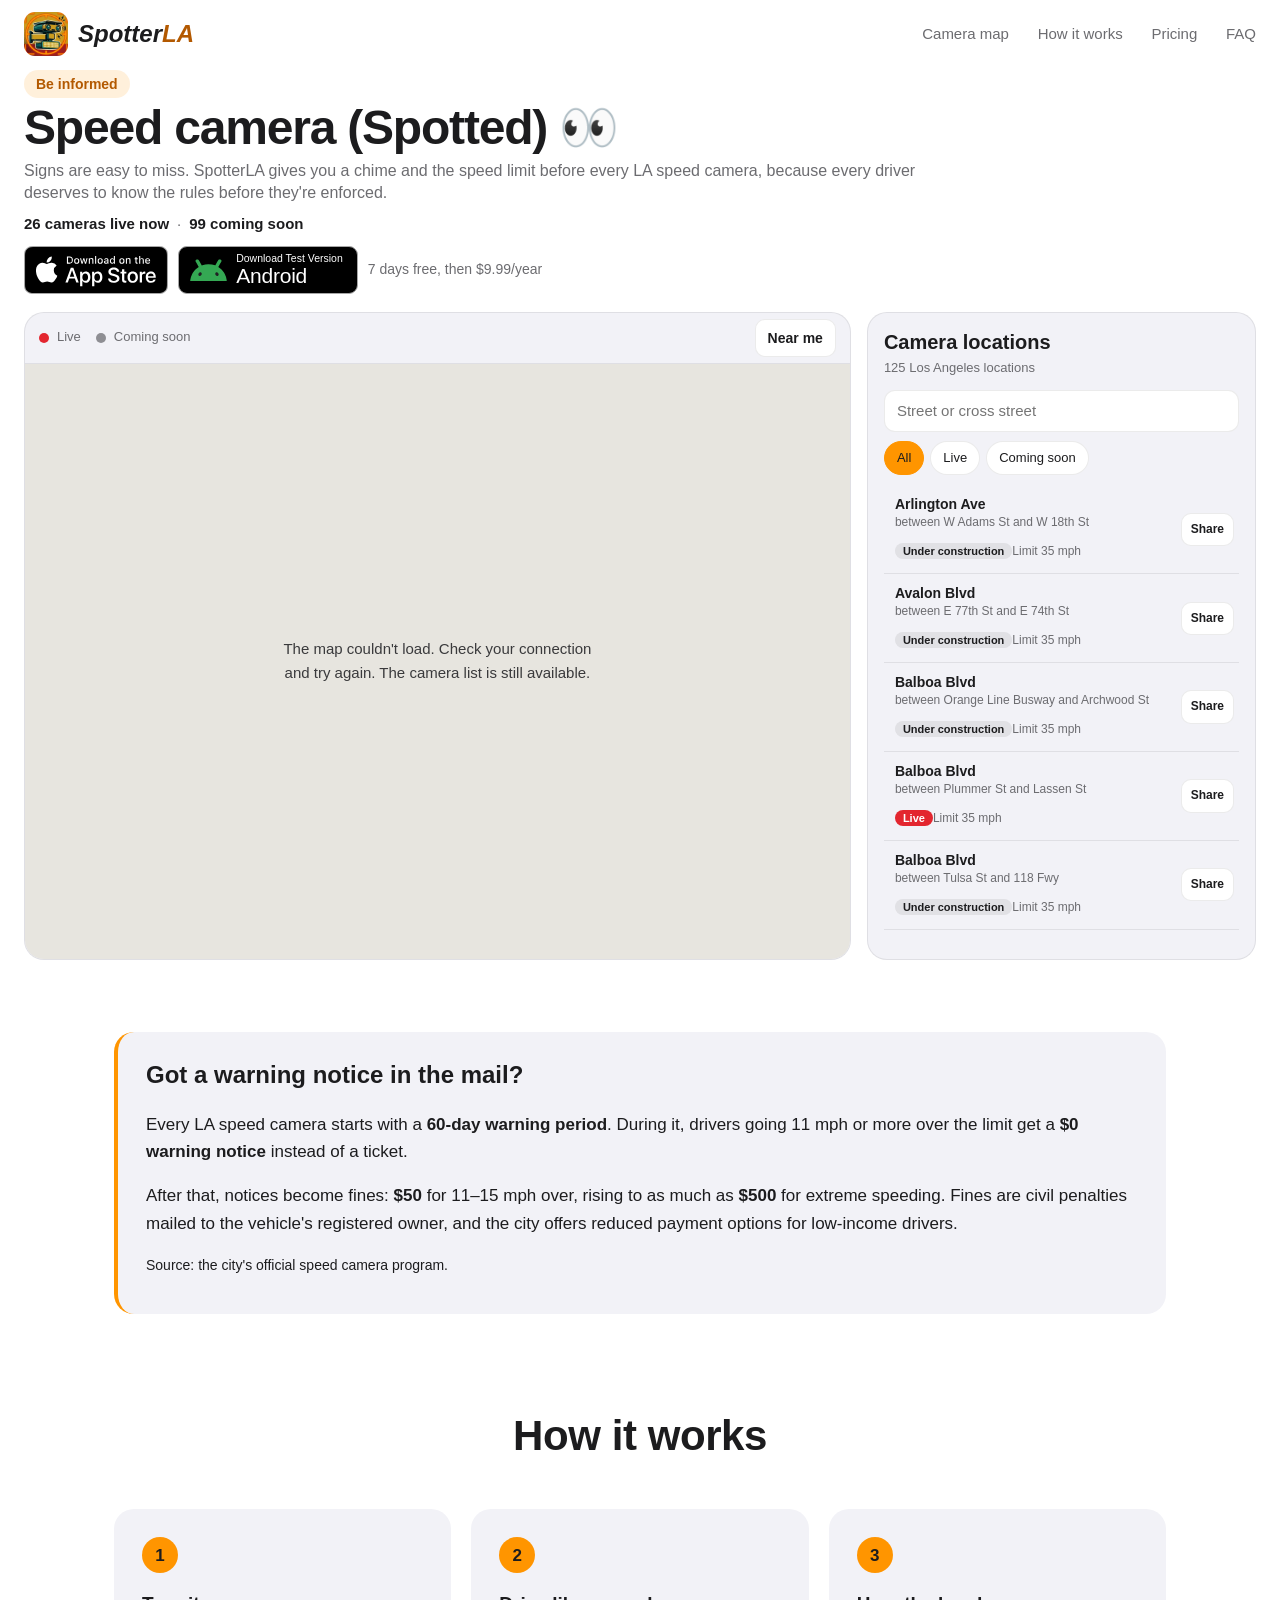
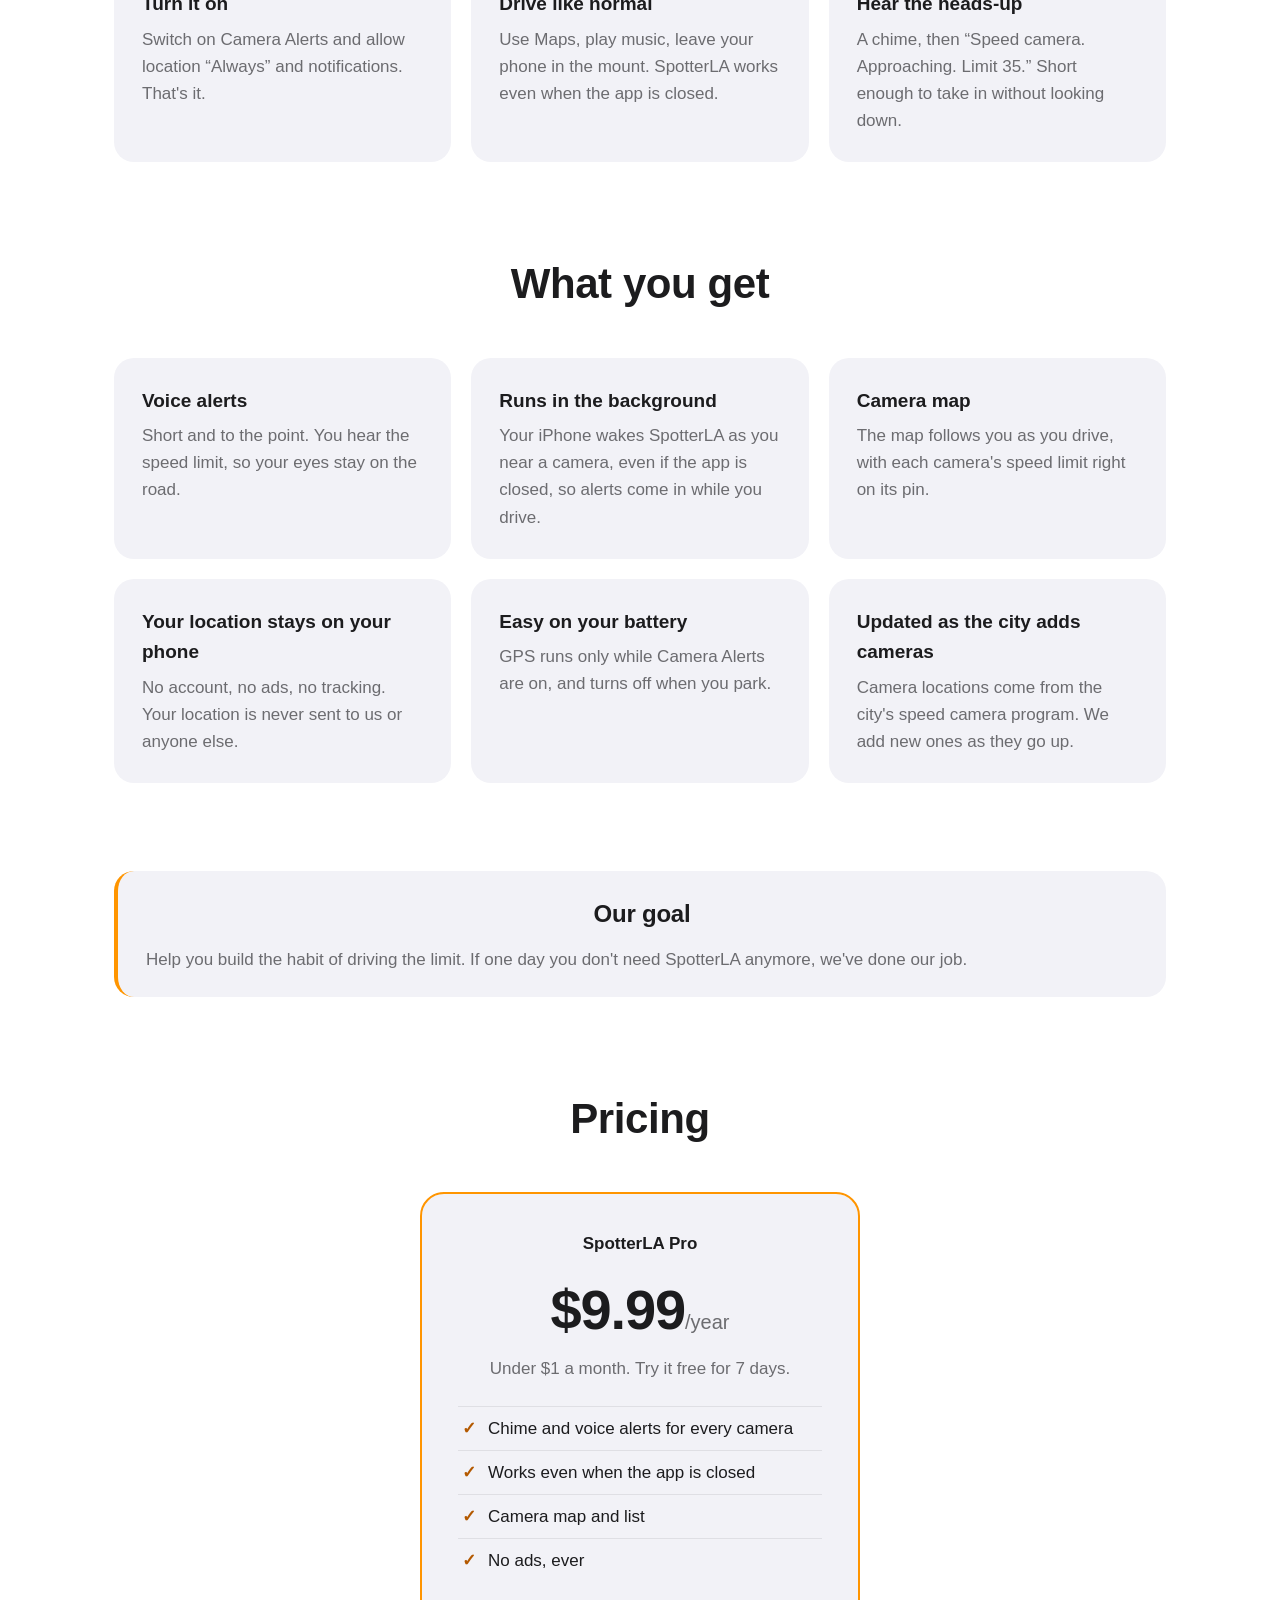
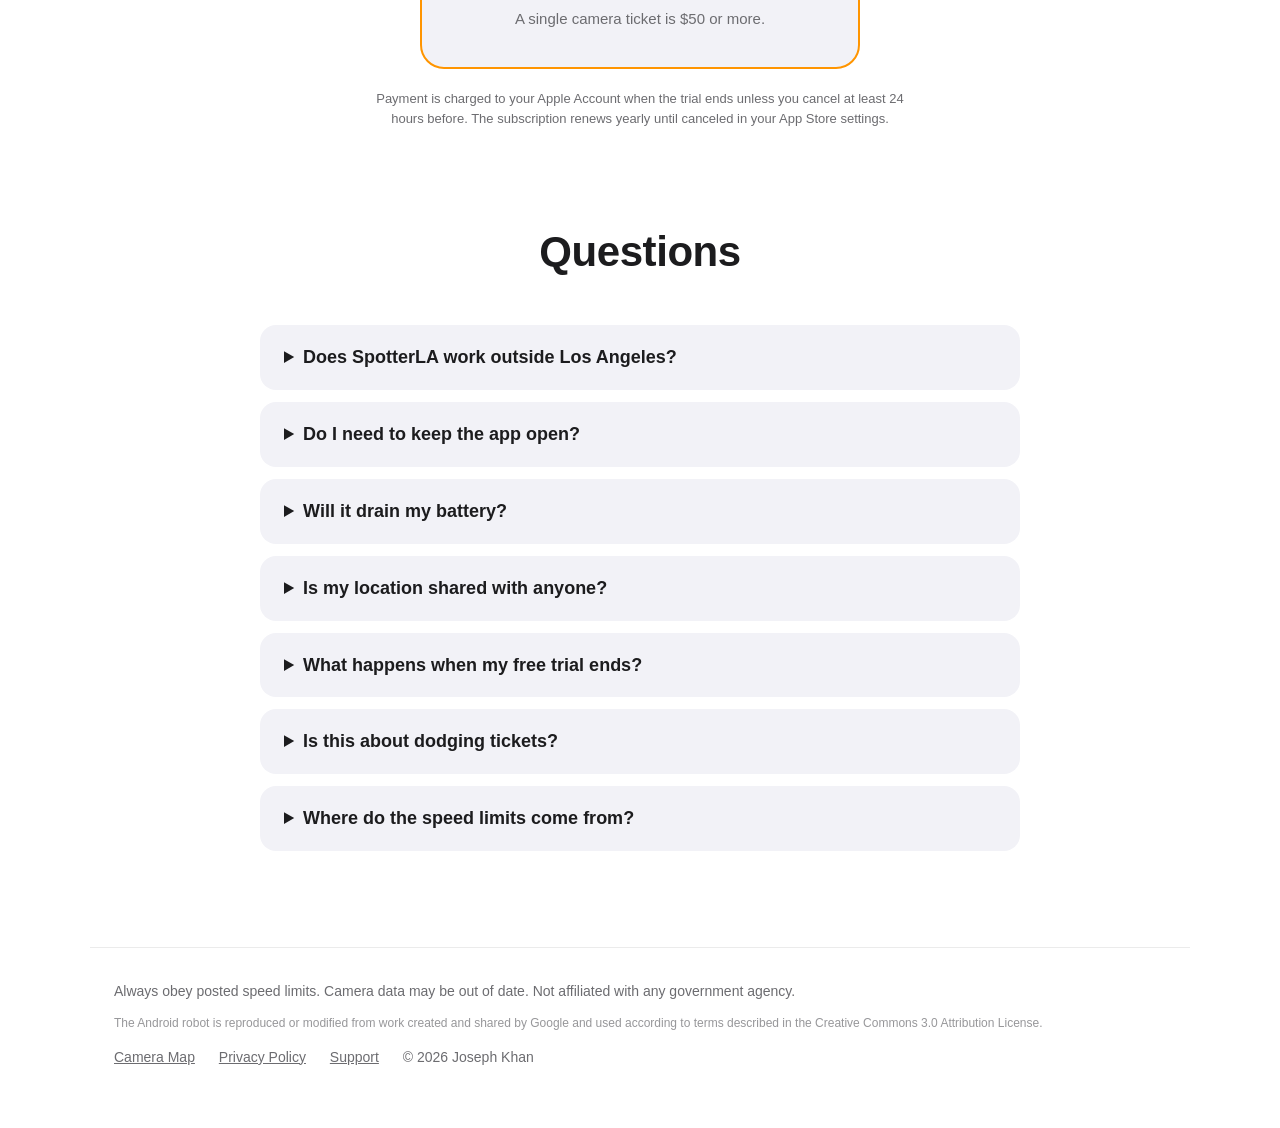
<file: index.html>
<!DOCTYPE html>
<html lang="en">
<head>
    <meta charset="utf-8">
    <meta name="viewport" content="width=device-width, initial-scale=1">
    <title>SpotterLA: Speed camera alerts for Los Angeles</title>
    <meta name="description" content="See Los Angeles speed camera locations on a live map. SpotterLA gives you a chime and the speed limit before every LA speed camera.">
    <meta property="og:title" content="SpotterLA: Speed camera alerts for Los Angeles">
    <meta property="og:description" content="See Los Angeles speed camera locations on a live map. Get a chime and the speed limit before every LA speed camera.">
    <meta property="og:image" content="https://spotterla.com/images/icon.png">
    <meta property="og:url" content="https://spotterla.com/">
    <!-- <meta name="apple-itunes-app" content="app-id=APP_ID_HERE"> -->
    <meta name="theme-color" content="#0b0b0d">
    <link rel="icon" type="image/png" href="/favicon.png">
    <link rel="apple-touch-icon" href="/apple-touch-icon.png">
    <link rel="stylesheet" href="/style.css?v=3">
</head>
<body class="landing">

<nav class="nav">
    <a class="brand" href="/"><img src="/images/icon.png" alt="" width="44" height="44"><span>Spotter<span class="brand-la">LA</span></span></a>
    <div class="nav-links">
        <a href="#camera-map">Camera map</a>
        <a href="#how">How it works</a>
        <a href="#pricing">Pricing</a>
        <a href="#faq">FAQ</a>
    </div>
</nav>

<header class="site-hero">
    <div class="hero-copy">
        <p class="eyebrow">Be informed</p>
        <h1>Speed camera (Spotted) <span>&#128064;</span></h1>
        <p class="lead">Signs are easy to miss. SpotterLA gives you a chime and the speed limit before every LA speed camera, because every driver deserves to know the rules before they're enforced.</p>
        <p class="camera-count" aria-live="polite">
            <strong data-count="live"><!-- LIVE:START -->26<!-- LIVE:END --> cameras live now</strong>
            <span>·</span>
            <strong data-count="coming"><!-- COMING_SOON:START -->99<!-- COMING_SOON:END --> coming soon</strong>
        </p>
        <div class="cta-row">
            <a class="store-badge" href="https://apps.apple.com/us/app/spotterla/id6831798615">
                <img src="/images/app-store-badge.svg" alt="Download on the App Store" width="144" height="48">
            </a>
            <a class="store-button play-store" id="android-test-button" href="mailto:support@spotterla.com?subject=SpotterLA%20Android%20test&amp;body=Please%20add%20me%20to%20the%20free%20SpotterLA%20Android%20test.%0A%0AMy%20Google%20account%20(Gmail)%3A%20">
                <img class="android-head" src="/images/android-head.svg" alt="" width="34" height="20">
                <span><small>Download Test Version</small>Android</span>
            </a>
            <p class="cta-note">7 days free, then $9.99/year</p>
        </div>
    </div>
</header>

<main>
    <section id="camera-map" class="map-workspace" aria-label="Los Angeles speed camera map and list">
        <div class="map-panel">
            <div class="map-toolbar">
                <p><span class="dot live"></span> Live <span class="dot coming-soon"></span> Coming soon</p>
                <button id="near-me" class="near-me-button" type="button" aria-pressed="false">Near me</button>
            </div>
            <div id="map" class="camera-map" role="region" aria-label="Map of Los Angeles speed cameras">
                <p id="map-message" class="map-message" role="status" aria-live="polite">Map unavailable until a MapKit token is configured. The camera list is ready to use.</p>
            </div>
        </div>
        <aside class="camera-panel" aria-label="Camera locations">
            <div class="list-heading">
                <div>
                    <h2>Camera locations</h2>
                    <p id="result-summary" aria-live="polite">All Los Angeles locations</p>
                </div>
            </div>
            <section id="new-locations" class="new-locations" aria-labelledby="new-locations-title" hidden>
                <h3 id="new-locations-title">New locations</h3>
                <ul id="new-location-list"></ul>
            </section>
            <div class="camera-controls">
                <label class="visually-hidden" for="search">Search by street or cross street</label>
                <input id="search" type="search" placeholder="Street or cross street">
                <div class="chips" role="group" aria-label="Filter cameras">
                    <button class="chip active" type="button" data-filter="all" aria-pressed="true">All</button>
                    <button class="chip" type="button" data-filter="live" aria-pressed="false">Live</button>
                    <button class="chip" type="button" data-filter="coming" aria-pressed="false">Coming soon</button>
                </div>
            </div>
            <ul id="camera-list" class="camera-list" aria-label="Speed camera locations">
                <!-- CAMERAS:START -->
            <li class="camera-row" data-camera-id="10-9" data-status="construction" data-search="arlington ave w adams st w 18th st"><button class="camera-select" type="button" data-camera-id="10-9"><strong>Arlington Ave</strong><span>between W Adams St and W 18th St</span><span class="camera-row-meta"><span class="badge construction">Under construction</span><span class="camera-limit">Limit 35 mph</span></span></button><button class="share-button" type="button" data-camera-id="10-9" aria-label="Share Arlington Ave camera location">Share</button></li>
            <li class="camera-row" data-camera-id="9-8" data-status="construction" data-search="avalon blvd e 77th st e 74th st"><button class="camera-select" type="button" data-camera-id="9-8"><strong>Avalon Blvd</strong><span>between E 77th St and E 74th St</span><span class="camera-row-meta"><span class="badge construction">Under construction</span><span class="camera-limit">Limit 35 mph</span></span></button><button class="share-button" type="button" data-camera-id="9-8" aria-label="Share Avalon Blvd camera location">Share</button></li>
            <li class="camera-row" data-camera-id="6-2" data-status="construction" data-search="balboa blvd orange line busway archwood st"><button class="camera-select" type="button" data-camera-id="6-2"><strong>Balboa Blvd</strong><span>between Orange Line Busway and Archwood St</span><span class="camera-row-meta"><span class="badge construction">Under construction</span><span class="camera-limit">Limit 35 mph</span></span></button><button class="share-button" type="button" data-camera-id="6-2" aria-label="Share Balboa Blvd camera location">Share</button></li>
            <li class="camera-row" data-camera-id="12-1" data-status="live" data-search="balboa blvd plummer st lassen st"><button class="camera-select" type="button" data-camera-id="12-1"><strong>Balboa Blvd</strong><span>between Plummer St and Lassen St</span><span class="camera-row-meta"><span class="badge live">Live</span><span class="camera-limit">Limit 35 mph</span></span></button><button class="share-button" type="button" data-camera-id="12-1" aria-label="Share Balboa Blvd camera location">Share</button></li>
            <li class="camera-row" data-camera-id="12-2" data-status="construction" data-search="balboa blvd tulsa st 118 fwy"><button class="camera-select" type="button" data-camera-id="12-2"><strong>Balboa Blvd</strong><span>between Tulsa St and 118 Fwy</span><span class="camera-row-meta"><span class="badge construction">Under construction</span><span class="camera-limit">Limit 35 mph</span></span></button><button class="share-button" type="button" data-camera-id="12-2" aria-label="Share Balboa Blvd camera location">Share</button></li>
            <li class="camera-row" data-camera-id="1-1" data-status="live" data-search="beverly blvd belmont ave witmer st"><button class="camera-select" type="button" data-camera-id="1-1"><strong>Beverly Blvd</strong><span>between Belmont Ave and Witmer St</span><span class="camera-row-meta"><span class="badge live">Live</span><span class="camera-limit">Limit 35 mph</span></span></button><button class="share-button" type="button" data-camera-id="1-1" aria-label="Share Beverly Blvd camera location">Share</button></li>
            <li class="camera-row" data-camera-id="12-6" data-status="construction" data-search="burbank blvd kester ave sepulveda blvd"><button class="camera-select" type="button" data-camera-id="12-6"><strong>Burbank Blvd</strong><span>between Kester Ave and Sepulveda Blvd</span><span class="camera-row-meta"><span class="badge construction">Under construction</span><span class="camera-limit">Limit 35 mph</span></span></button><button class="share-button" type="button" data-camera-id="12-6" aria-label="Share Burbank Blvd camera location">Share</button></li>
            <li class="camera-row" data-camera-id="2-1" data-status="live" data-search="coldwater canyon ave vanowen st bassett st"><button class="camera-select" type="button" data-camera-id="2-1"><strong>Coldwater Canyon Ave</strong><span>between Vanowen St and Bassett St</span><span class="camera-row-meta"><span class="badge live">Live</span><span class="camera-limit">Limit 35 mph</span></span></button><button class="share-button" type="button" data-camera-id="2-1" aria-label="Share Coldwater Canyon Ave camera location">Share</button></li>
            <li class="camera-row" data-camera-id="1-2" data-status="construction" data-search="cypress ave cazador st macon st (midblock)"><button class="camera-select" type="button" data-camera-id="1-2"><strong>Cypress Ave</strong><span>between Cazador St and Macon St (midblock)</span><span class="camera-row-meta"><span class="badge construction">Under construction</span><span class="camera-limit">Limit 30 mph</span></span></button><button class="share-button" type="button" data-camera-id="1-2" aria-label="Share Cypress Ave camera location">Share</button></li>
            <li class="camera-row" data-camera-id="15-4" data-status="construction" data-search="e 103rd st fifth blvd (midblock) grandee ave"><button class="camera-select" type="button" data-camera-id="15-4"><strong>E 103rd St</strong><span>between Fifth Blvd (midblock) and Grandee Ave</span><span class="camera-row-meta"><span class="badge construction">Under construction</span><span class="camera-limit">Limit 30 mph</span></span></button><button class="share-button" type="button" data-camera-id="15-4" aria-label="Share E 103rd St camera location">Share</button></li>
            <li class="camera-row" data-camera-id="14-2" data-status="construction" data-search="e 4th st s mott ave s evergreen ave"><button class="camera-select" type="button" data-camera-id="14-2"><strong>E 4th St</strong><span>between S Mott Ave and S Evergreen Ave</span><span class="camera-row-meta"><span class="badge construction">Under construction</span><span class="camera-limit">Limit 35 mph</span></span></button><button class="share-button" type="button" data-camera-id="14-2" aria-label="Share E 4th St camera location">Share</button></li>
            <li class="camera-row" data-camera-id="14-1" data-status="construction" data-search="e 4th st s pecan st s boyle ave"><button class="camera-select" type="button" data-camera-id="14-1"><strong>E 4th St</strong><span>between S Pecan St and S Boyle Ave</span><span class="camera-row-meta"><span class="badge construction">Under construction</span><span class="camera-limit">Limit 35 mph</span></span></button><button class="share-button" type="button" data-camera-id="14-1" aria-label="Share E 4th St camera location">Share</button></li>
            <li class="camera-row" data-camera-id="15-7" data-status="construction" data-search="e imperial hwy avalon blvd stanford ave"><button class="camera-select" type="button" data-camera-id="15-7"><strong>E Imperial Hwy</strong><span>between Avalon Blvd and Stanford Ave</span><span class="camera-row-meta"><span class="badge construction">Under construction</span><span class="camera-limit">Limit 40 mph</span></span></button><button class="share-button" type="button" data-camera-id="15-7" aria-label="Share E Imperial Hwy camera location">Share</button></li>
            <li class="camera-row" data-camera-id="9-3" data-status="construction" data-search="e manchester ave wadsworth ave s central ave"><button class="camera-select" type="button" data-camera-id="9-3"><strong>E Manchester Ave</strong><span>between Wadsworth Ave and S Central Ave</span><span class="camera-row-meta"><span class="badge construction">Under construction</span><span class="camera-limit">Limit 35 mph</span></span></button><button class="share-button" type="button" data-camera-id="9-3" aria-label="Share E Manchester Ave camera location">Share</button></li>
            <li class="camera-row" data-camera-id="9-6" data-status="construction" data-search="e vernon ave hooper ave (midblock) mckinley ave"><button class="camera-select" type="button" data-camera-id="9-6"><strong>E Vernon Ave</strong><span>between Hooper Ave (midblock) and McKinley Ave</span><span class="camera-row-meta"><span class="badge construction">Under construction</span><span class="camera-limit">Limit 30 mph</span></span></button><button class="share-button" type="button" data-camera-id="9-6" aria-label="Share E Vernon Ave camera location">Share</button></li>
            <li class="camera-row" data-camera-id="7-3" data-status="live" data-search="foothill blvd newhome ave sherman grove ave"><button class="camera-select" type="button" data-camera-id="7-3"><strong>Foothill Blvd</strong><span>between Newhome Ave and Sherman Grove Ave</span><span class="camera-row-meta"><span class="badge live">Live</span><span class="camera-limit">Limit 35 mph</span></span></button><button class="share-button" type="button" data-camera-id="7-3" aria-label="Share Foothill Blvd camera location">Share</button></li>
            <li class="camera-row" data-camera-id="4-8" data-status="construction" data-search="fountain ave n hoover st hyperion ave"><button class="camera-select" type="button" data-camera-id="4-8"><strong>Fountain Ave</strong><span>between N Hoover St and Hyperion Ave</span><span class="camera-row-meta"><span class="badge construction">Under construction</span><span class="camera-limit">Limit 35 mph</span></span></button><button class="share-button" type="button" data-camera-id="4-8" aria-label="Share Fountain Ave camera location">Share</button></li>
            <li class="camera-row" data-camera-id="4-7" data-status="live" data-search="franklin ave cheremoya ave tamarind ave"><button class="camera-select" type="button" data-camera-id="4-7"><strong>Franklin Ave</strong><span>between Cheremoya Ave and Tamarind Ave</span><span class="camera-row-meta"><span class="badge live">Live</span><span class="camera-limit">Limit 35 mph</span></span></button><button class="share-button" type="button" data-camera-id="4-7" aria-label="Share Franklin Ave camera location">Share</button></li>
            <li class="camera-row" data-camera-id="15-3" data-status="construction" data-search="grandee ave e 108th st e century blvd"><button class="camera-select" type="button" data-camera-id="15-3"><strong>Grandee Ave</strong><span>between E 108th St and E Century Blvd</span><span class="camera-row-meta"><span class="badge construction">Under construction</span></span></button><button class="share-button" type="button" data-camera-id="15-3" aria-label="Share Grandee Ave camera location">Share</button></li>
            <li class="camera-row" data-camera-id="4-5" data-status="construction" data-search="hollywood blvd n vista st camino palmero st"><button class="camera-select" type="button" data-camera-id="4-5"><strong>Hollywood Blvd</strong><span>between N Vista St and Camino Palmero St</span><span class="camera-row-meta"><span class="badge construction">Under construction</span><span class="camera-limit">Limit 30 mph</span></span></button><button class="share-button" type="button" data-camera-id="4-5" aria-label="Share Hollywood Blvd camera location">Share</button></li>
            <li class="camera-row" data-camera-id="14-7" data-status="construction" data-search="huntington dr topaz st monterey rd"><button class="camera-select" type="button" data-camera-id="14-7"><strong>Huntington Dr</strong><span>between Topaz St and Monterey Rd</span><span class="camera-row-meta"><span class="badge construction">Under construction</span></span></button><button class="share-button" type="button" data-camera-id="14-7" aria-label="Share Huntington Dr camera location">Share</button></li>
            <li class="camera-row" data-camera-id="11-5" data-status="construction" data-search="la tijera blvd w manchester ave w 74th st"><button class="camera-select" type="button" data-camera-id="11-5"><strong>La Tijera Blvd</strong><span>between W Manchester Ave and W 74th St</span><span class="camera-row-meta"><span class="badge construction">Under construction</span><span class="camera-limit">Limit 40 mph</span></span></button><button class="share-button" type="button" data-camera-id="11-5" aria-label="Share La Tijera Blvd camera location">Share</button></li>
            <li class="camera-row" data-camera-id="2-2" data-status="construction" data-search="laurel canyon blvd archwood st vanowen st"><button class="camera-select" type="button" data-camera-id="2-2"><strong>Laurel Canyon Blvd</strong><span>between Archwood St and Vanowen St</span><span class="camera-row-meta"><span class="badge construction">Under construction</span><span class="camera-limit">Limit 40 mph</span></span></button><button class="share-button" type="button" data-camera-id="2-2" aria-label="Share Laurel Canyon Blvd camera location">Share</button></li>
            <li class="camera-row" data-camera-id="7-4" data-status="construction" data-search="laurel canyon blvd pinney st hoyt st"><button class="camera-select" type="button" data-camera-id="7-4"><strong>Laurel Canyon Blvd</strong><span>between Pinney St and Hoyt St</span><span class="camera-row-meta"><span class="badge construction">Under construction</span><span class="camera-limit">Limit 40 mph</span></span></button><button class="share-button" type="button" data-camera-id="7-4" aria-label="Share Laurel Canyon Blvd camera location">Share</button></li>
            <li class="camera-row" data-camera-id="7-6" data-status="construction" data-search="laurel canyon blvd wolfskill st pacoima wash"><button class="camera-select" type="button" data-camera-id="7-6"><strong>Laurel Canyon Blvd</strong><span>between Wolfskill St and Pacoima Wash</span><span class="camera-row-meta"><span class="badge construction">Under construction</span><span class="camera-limit">Limit 40 mph</span></span></button><button class="share-button" type="button" data-camera-id="7-6" aria-label="Share Laurel Canyon Blvd camera location">Share</button></li>
            <li class="camera-row" data-camera-id="2-3" data-status="construction" data-search="magnolia blvd tujunga ave klump ave"><button class="camera-select" type="button" data-camera-id="2-3"><strong>Magnolia Blvd</strong><span>between Tujunga Ave and Klump Ave</span><span class="camera-row-meta"><span class="badge construction">Under construction</span><span class="camera-limit">Limit 35 mph</span></span></button><button class="share-button" type="button" data-camera-id="2-3" aria-label="Share Magnolia Blvd camera location">Share</button></li>
            <li class="camera-row" data-camera-id="14-8" data-status="construction" data-search="marengo st n mission rd lord st"><button class="camera-select" type="button" data-camera-id="14-8"><strong>Marengo St</strong><span>between N Mission Rd and Lord St</span><span class="camera-row-meta"><span class="badge construction">Under construction</span></span></button><button class="share-button" type="button" data-camera-id="14-8" aria-label="Share Marengo St camera location">Share</button></li>
            <li class="camera-row" data-camera-id="5-7" data-status="live" data-search="melrose ave n hayworth ave n orange grove ave"><button class="camera-select" type="button" data-camera-id="5-7"><strong>Melrose Ave</strong><span>between N Hayworth Ave and N Orange Grove Ave</span><span class="camera-row-meta"><span class="badge live">Live</span><span class="camera-limit">Limit 35 mph</span></span></button><button class="share-button" type="button" data-camera-id="5-7" aria-label="Share Melrose Ave camera location">Share</button></li>
            <li class="camera-row" data-camera-id="11-7" data-status="construction" data-search="mulholland dr corda dr calvena dr"><button class="camera-select" type="button" data-camera-id="11-7"><strong>Mulholland Dr</strong><span>between Corda Dr and Calvena Dr</span><span class="camera-row-meta"><span class="badge construction">Under construction</span></span></button><button class="share-button" type="button" data-camera-id="11-7" aria-label="Share Mulholland Dr camera location">Share</button></li>
            <li class="camera-row" data-camera-id="15-1" data-status="construction" data-search="n avalon blvd w sandison st e n st"><button class="camera-select" type="button" data-camera-id="15-1"><strong>N Avalon Blvd</strong><span>between W Sandison St and E N St</span><span class="camera-row-meta"><span class="badge construction">Under construction</span><span class="camera-limit">Limit 35 mph</span></span></button><button class="share-button" type="button" data-camera-id="15-1" aria-label="Share N Avalon Blvd camera location">Share</button></li>
            <li class="camera-row" data-camera-id="5-5" data-status="live" data-search="n fairfax ave clinton st waring ave"><button class="camera-select" type="button" data-camera-id="5-5"><strong>N Fairfax Ave</strong><span>between Clinton St and Waring Ave</span><span class="camera-row-meta"><span class="badge live">Live</span><span class="camera-limit">Limit 35 mph</span></span></button><button class="share-button" type="button" data-camera-id="5-5" aria-label="Share N Fairfax Ave camera location">Share</button></li>
            <li class="camera-row" data-camera-id="1-3" data-status="construction" data-search="n figueroa st w avenue 45 s cessna ln"><button class="camera-select" type="button" data-camera-id="1-3"><strong>N Figueroa St</strong><span>between W Avenue 45 and S Cessna Ln</span><span class="camera-row-meta"><span class="badge construction">Under construction</span><span class="camera-limit">Limit 35 mph</span></span></button><button class="share-button" type="button" data-camera-id="1-3" aria-label="Share N Figueroa St camera location">Share</button></li>
            <li class="camera-row" data-camera-id="4-1" data-status="live" data-search="n highland ave franklin pl camrose dr"><button class="camera-select" type="button" data-camera-id="4-1"><strong>N Highland Ave</strong><span>between Franklin Pl and Camrose Dr</span><span class="camera-row-meta"><span class="badge live">Live</span><span class="camera-limit">Limit 35 mph</span></span></button><button class="share-button" type="button" data-camera-id="4-1" aria-label="Share N Highland Ave camera location">Share</button></li>
            <li class="camera-row" data-camera-id="13-1" data-status="construction" data-search="n highland ave w sunset blvd hollywood blvd"><button class="camera-select" type="button" data-camera-id="13-1"><strong>N Highland Ave</strong><span>between W Sunset Blvd and Hollywood Blvd</span><span class="camera-row-meta"><span class="badge construction">Under construction</span><span class="camera-limit">Limit 35 mph</span></span></button><button class="share-button" type="button" data-camera-id="13-1" aria-label="Share N Highland Ave camera location">Share</button></li>
            <li class="camera-row" data-camera-id="5-3" data-status="live" data-search="n la brea ave w 1st st beverly blvd"><button class="camera-select" type="button" data-camera-id="5-3"><strong>N La Brea Ave</strong><span>between W 1st St and Beverly Blvd</span><span class="camera-row-meta"><span class="badge live">Live</span><span class="camera-limit">Limit 30 mph</span></span></button><button class="share-button" type="button" data-camera-id="5-3" aria-label="Share N La Brea Ave camera location">Share</button></li>
            <li class="camera-row" data-camera-id="13-8" data-status="construction" data-search="n vermont ave melrose ave marathon st"><button class="camera-select" type="button" data-camera-id="13-8"><strong>N Vermont Ave</strong><span>between Melrose Ave and Marathon St</span><span class="camera-row-meta"><span class="badge construction">Under construction</span><span class="camera-limit">Limit 30 mph</span></span></button><button class="share-button" type="button" data-camera-id="13-8" aria-label="Share N Vermont Ave camera location">Share</button></li>
            <li class="camera-row" data-camera-id="4-3" data-status="live" data-search="n western ave franklin ave los feliz blvd"><button class="camera-select" type="button" data-camera-id="4-3"><strong>N Western Ave</strong><span>between Franklin Ave and Los Feliz Blvd</span><span class="camera-row-meta"><span class="badge live">Live</span></span></button><button class="share-button" type="button" data-camera-id="4-3" aria-label="Share N Western Ave camera location">Share</button></li>
            <li class="camera-row" data-camera-id="11-2" data-status="live" data-search="national blvd webster middle school (driveway) 405 fwy"><button class="camera-select" type="button" data-camera-id="11-2"><strong>National Blvd</strong><span>between Webster Middle School (driveway) and 405 Fwy</span><span class="camera-row-meta"><span class="badge live">Live</span><span class="camera-limit">Limit 35 mph</span></span></button><button class="share-button" type="button" data-camera-id="11-2" aria-label="Share National Blvd camera location">Share</button></li>
            <li class="camera-row" data-camera-id="12-4" data-status="construction" data-search="nordhoff st geyser ave yolanda ave"><button class="camera-select" type="button" data-camera-id="12-4"><strong>Nordhoff St</strong><span>between Geyser Ave and Yolanda Ave</span><span class="camera-row-meta"><span class="badge construction">Under construction</span><span class="camera-limit">Limit 40 mph</span></span></button><button class="share-button" type="button" data-camera-id="12-4" aria-label="Share Nordhoff St camera location">Share</button></li>
            <li class="camera-row" data-camera-id="7-7" data-status="construction" data-search="nordhoff st noble ave pacoima wash"><button class="camera-select" type="button" data-camera-id="7-7"><strong>Nordhoff St</strong><span>between Noble Ave and Pacoima Wash</span><span class="camera-row-meta"><span class="badge construction">Under construction</span><span class="camera-limit">Limit 35 mph</span></span></button><button class="share-button" type="button" data-camera-id="7-7" aria-label="Share Nordhoff St camera location">Share</button></li>
            <li class="camera-row" data-camera-id="6-1" data-status="construction" data-search="nordhoff st pacoima wash cedros ave"><button class="camera-select" type="button" data-camera-id="6-1"><strong>Nordhoff St</strong><span>between Pacoima Wash and Cedros Ave</span><span class="camera-row-meta"><span class="badge construction">Under construction</span><span class="camera-limit">Limit 35 mph</span></span></button><button class="share-button" type="button" data-camera-id="6-1" aria-label="Share Nordhoff St camera location">Share</button></li>
            <li class="camera-row" data-camera-id="12-3" data-status="live" data-search="nordhoff st petit ave gothic ave"><button class="camera-select" type="button" data-camera-id="12-3"><strong>Nordhoff St</strong><span>between Petit Ave and Gothic Ave</span><span class="camera-row-meta"><span class="badge live">Live</span><span class="camera-limit">Limit 40 mph</span></span></button><button class="share-button" type="button" data-camera-id="12-3" aria-label="Share Nordhoff St camera location">Share</button></li>
            <li class="camera-row" data-camera-id="2-4" data-status="live" data-search="oxnard st ethel ave coldwater canyon ave"><button class="camera-select" type="button" data-camera-id="2-4"><strong>Oxnard St</strong><span>between Ethel Ave and Coldwater Canyon Ave</span><span class="camera-row-meta"><span class="badge live">Live</span><span class="camera-limit">Limit 35 mph</span></span></button><button class="share-button" type="button" data-camera-id="2-4" aria-label="Share Oxnard St camera location">Share</button></li>
            <li class="camera-row" data-camera-id="7-5" data-status="construction" data-search="polk st glenoaks blvd fellows ave (midblock)"><button class="camera-select" type="button" data-camera-id="7-5"><strong>Polk St</strong><span>between Glenoaks Blvd and Fellows Ave (midblock)</span><span class="camera-row-meta"><span class="badge construction">Under construction</span><span class="camera-limit">Limit 35 mph</span></span></button><button class="share-button" type="button" data-camera-id="7-5" aria-label="Share Polk St camera location">Share</button></li>
            <li class="camera-row" data-camera-id="3-2" data-status="construction" data-search="reseda blvd erwin st victory blvd"><button class="camera-select" type="button" data-camera-id="3-2"><strong>Reseda Blvd</strong><span>between Erwin St and Victory Blvd</span><span class="camera-row-meta"><span class="badge construction">Under construction</span><span class="camera-limit">Limit 35 mph</span></span></button><button class="share-button" type="button" data-camera-id="3-2" aria-label="Share Reseda Blvd camera location">Share</button></li>
            <li class="camera-row" data-camera-id="12-5" data-status="construction" data-search="reseda blvd kinzie st superior st"><button class="camera-select" type="button" data-camera-id="12-5"><strong>Reseda Blvd</strong><span>between Kinzie St and Superior St</span><span class="camera-row-meta"><span class="badge construction">Under construction</span><span class="camera-limit">Limit 35 mph</span></span></button><button class="share-button" type="button" data-camera-id="12-5" aria-label="Share Reseda Blvd camera location">Share</button></li>
            <li class="camera-row" data-camera-id="3-6" data-status="construction" data-search="reseda blvd wyandotte st valerio st"><button class="camera-select" type="button" data-camera-id="3-6"><strong>Reseda Blvd</strong><span>between Wyandotte St and Valerio St</span><span class="camera-row-meta"><span class="badge construction">Under construction</span><span class="camera-limit">Limit 35 mph</span></span></button><button class="share-button" type="button" data-camera-id="3-6" aria-label="Share Reseda Blvd camera location">Share</button></li>
            <li class="camera-row" data-camera-id="13-6" data-status="construction" data-search="riverside dr riverside ter allesandro st"><button class="camera-select" type="button" data-camera-id="13-6"><strong>Riverside Dr</strong><span>between Riverside Ter and Allesandro St</span><span class="camera-row-meta"><span class="badge construction">Under construction</span><span class="camera-limit">Limit 35 mph</span></span></button><button class="share-button" type="button" data-camera-id="13-6" aria-label="Share Riverside Dr camera location">Share</button></li>
            <li class="camera-row" data-camera-id="11-3" data-status="construction" data-search="s barrington ave ohio ave santa monica blvd"><button class="camera-select" type="button" data-camera-id="11-3"><strong>S Barrington Ave</strong><span>between Ohio Ave and Santa Monica Blvd</span><span class="camera-row-meta"><span class="badge construction">Under construction</span><span class="camera-limit">Limit 30 mph</span></span></button><button class="share-button" type="button" data-camera-id="11-3" aria-label="Share S Barrington Ave camera location">Share</button></li>
            <li class="camera-row" data-camera-id="15-2" data-status="construction" data-search="s central ave e 114th st e 109th st"><button class="camera-select" type="button" data-camera-id="15-2"><strong>S Central Ave</strong><span>between E 114th St and E 109th St</span><span class="camera-row-meta"><span class="badge construction">Under construction</span><span class="camera-limit">Limit 35 mph</span></span></button><button class="share-button" type="button" data-camera-id="15-2" aria-label="Share S Central Ave camera location">Share</button></li>
            <li class="camera-row" data-camera-id="9-9" data-status="construction" data-search="s central ave e 92nd ave e 90th st"><button class="camera-select" type="button" data-camera-id="9-9"><strong>S Central Ave</strong><span>between E 92nd Ave and E 90th St</span><span class="camera-row-meta"><span class="badge construction">Under construction</span><span class="camera-limit">Limit 35 mph</span></span></button><button class="share-button" type="button" data-camera-id="9-9" aria-label="Share S Central Ave camera location">Share</button></li>
            <li class="camera-row" data-camera-id="8-9" data-status="construction" data-search="s figueroa st w 68th st w gage ave"><button class="camera-select" type="button" data-camera-id="8-9"><strong>S Figueroa St</strong><span>between W 68th St and W Gage Ave</span><span class="camera-row-meta"><span class="badge construction">Under construction</span><span class="camera-limit">Limit 35 mph</span></span></button><button class="share-button" type="button" data-camera-id="8-9" aria-label="Share S Figueroa St camera location">Share</button></li>
            <li class="camera-row" data-camera-id="1-4" data-status="construction" data-search="s figueroa st w adams blvd w 23rd st"><button class="camera-select" type="button" data-camera-id="1-4"><strong>S Figueroa St</strong><span>between W Adams Blvd and W 23rd St</span><span class="camera-row-meta"><span class="badge construction">Under construction</span><span class="camera-limit">Limit 30 mph</span></span></button><button class="share-button" type="button" data-camera-id="1-4" aria-label="Share S Figueroa St camera location">Share</button></li>
            <li class="camera-row" data-camera-id="9-4" data-status="construction" data-search="s figueroa st w gage ave w 62nd st"><button class="camera-select" type="button" data-camera-id="9-4"><strong>S Figueroa St</strong><span>between W Gage Ave and W 62nd St</span><span class="camera-row-meta"><span class="badge construction">Under construction</span><span class="camera-limit">Limit 35 mph</span></span></button><button class="share-button" type="button" data-camera-id="9-4" aria-label="Share S Figueroa St camera location">Share</button></li>
            <li class="camera-row" data-camera-id="8-3" data-status="construction" data-search="s figueroa st w manchester ave w 83rd st"><button class="camera-select" type="button" data-camera-id="8-3"><strong>S Figueroa St</strong><span>between W Manchester Ave and W 83rd St</span><span class="camera-row-meta"><span class="badge construction">Under construction</span><span class="camera-limit">Limit 35 mph</span></span></button><button class="share-button" type="button" data-camera-id="8-3" aria-label="Share S Figueroa St camera location">Share</button></li>
            <li class="camera-row" data-camera-id="15-6" data-status="live" data-search="s gaffey st w 2nd st w 1st st"><button class="camera-select" type="button" data-camera-id="15-6"><strong>S Gaffey St</strong><span>between W 2nd St and W 1st St</span><span class="camera-row-meta"><span class="badge live">Live</span><span class="camera-limit">Limit 35 mph</span></span></button><button class="share-button" type="button" data-camera-id="15-6" aria-label="Share S Gaffey St camera location">Share</button></li>
            <li class="camera-row" data-camera-id="10-8" data-status="construction" data-search="s la brea ave veronica st coliseum st"><button class="camera-select" type="button" data-camera-id="10-8"><strong>S La Brea Ave</strong><span>between Veronica St and Coliseum St</span><span class="camera-row-meta"><span class="badge construction">Under construction</span><span class="camera-limit">Limit 40 mph</span></span></button><button class="share-button" type="button" data-camera-id="10-8" aria-label="Share S La Brea Ave camera location">Share</button></li>
            <li class="camera-row" data-camera-id="10-1" data-status="live" data-search="s la cienega blvd coliseum st bowesfield st"><button class="camera-select" type="button" data-camera-id="10-1"><strong>S La Cienega Blvd</strong><span>between Coliseum St and Bowesfield St</span><span class="camera-row-meta"><span class="badge live">Live</span></span></button><button class="share-button" type="button" data-camera-id="10-1" aria-label="Share S La Cienega Blvd camera location">Share</button></li>
            <li class="camera-row" data-camera-id="10-3" data-status="construction" data-search="s la cienega blvd sawyer st w 18th st"><button class="camera-select" type="button" data-camera-id="10-3"><strong>S La Cienega Blvd</strong><span>between Sawyer St and W 18th St</span><span class="camera-row-meta"><span class="badge construction">Under construction</span><span class="camera-limit">Limit 35 mph</span></span></button><button class="share-button" type="button" data-camera-id="10-3" aria-label="Share S La Cienega Blvd camera location">Share</button></li>
            <li class="camera-row" data-camera-id="5-1" data-status="construction" data-search="s la cienega blvd w 18th st horner st"><button class="camera-select" type="button" data-camera-id="5-1"><strong>S La Cienega Blvd</strong><span>between W 18th St and Horner St</span><span class="camera-row-meta"><span class="badge construction">Under construction</span><span class="camera-limit">Limit 35 mph</span></span></button><button class="share-button" type="button" data-camera-id="5-1" aria-label="Share S La Cienega Blvd camera location">Share</button></li>
            <li class="camera-row" data-camera-id="5-2" data-status="live" data-search="s la cienega blvd w pico blvd w olympic blvd"><button class="camera-select" type="button" data-camera-id="5-2"><strong>S La Cienega Blvd</strong><span>between W Pico Blvd and W Olympic Blvd</span><span class="camera-row-meta"><span class="badge live">Live</span><span class="camera-limit">Limit 35 mph</span></span></button><button class="share-button" type="button" data-camera-id="5-2" aria-label="Share S La Cienega Blvd camera location">Share</button></li>
            <li class="camera-row" data-camera-id="8-6" data-status="construction" data-search="s normandie ave w 62nd st w 64th st"><button class="camera-select" type="button" data-camera-id="8-6"><strong>S Normandie Ave</strong><span>between W 62nd St and W 64th St</span><span class="camera-row-meta"><span class="badge construction">Under construction</span><span class="camera-limit">Limit 35 mph</span></span></button><button class="share-button" type="button" data-camera-id="8-6" aria-label="Share S Normandie Ave camera location">Share</button></li>
            <li class="camera-row" data-camera-id="14-3" data-status="construction" data-search="s san pedro st e 17th st e 15th st"><button class="camera-select" type="button" data-camera-id="14-3"><strong>S San Pedro St</strong><span>between E 17th St and E 15th St</span><span class="camera-row-meta"><span class="badge construction">Under construction</span><span class="camera-limit">Limit 35 mph</span></span></button><button class="share-button" type="button" data-camera-id="14-3" aria-label="Share S San Pedro St camera location">Share</button></li>
            <li class="camera-row" data-camera-id="14-4" data-status="construction" data-search="s san pedro st e 6th st winston st"><button class="camera-select" type="button" data-camera-id="14-4"><strong>S San Pedro St</strong><span>between E 6th St and Winston St</span><span class="camera-row-meta"><span class="badge construction">Under construction</span></span></button><button class="share-button" type="button" data-camera-id="14-4" aria-label="Share S San Pedro St camera location">Share</button></li>
            <li class="camera-row" data-camera-id="11-8" data-status="construction" data-search="s slauson ave culver blvd braddock dr"><button class="camera-select" type="button" data-camera-id="11-8"><strong>S Slauson Ave</strong><span>between Culver Blvd and Braddock Dr</span><span class="camera-row-meta"><span class="badge construction">Under construction</span></span></button><button class="share-button" type="button" data-camera-id="11-8" aria-label="Share S Slauson Ave camera location">Share</button></li>
            <li class="camera-row" data-camera-id="14-6" data-status="construction" data-search="s soto st e 6th st e 4th st"><button class="camera-select" type="button" data-camera-id="14-6"><strong>S Soto St</strong><span>between E 6th St and E 4th St</span><span class="camera-row-meta"><span class="badge construction">Under construction</span><span class="camera-limit">Limit 35 mph</span></span></button><button class="share-button" type="button" data-camera-id="14-6" aria-label="Share S Soto St camera location">Share</button></li>
            <li class="camera-row" data-camera-id="9-2" data-status="construction" data-search="s vermont ave w 58th pl w 57th st"><button class="camera-select" type="button" data-camera-id="9-2"><strong>S Vermont Ave</strong><span>between W 58th Pl and W 57th St</span><span class="camera-row-meta"><span class="badge construction">Under construction</span><span class="camera-limit">Limit 35 mph</span></span></button><button class="share-button" type="button" data-camera-id="9-2" aria-label="Share S Vermont Ave camera location">Share</button></li>
            <li class="camera-row" data-camera-id="8-2" data-status="live" data-search="s vermont ave w florence ave w 68th st"><button class="camera-select" type="button" data-camera-id="8-2"><strong>S Vermont Ave</strong><span>between W Florence Ave and W 68th St</span><span class="camera-row-meta"><span class="badge live">Live</span><span class="camera-limit">Limit 35 mph</span></span></button><button class="share-button" type="button" data-camera-id="8-2" aria-label="Share S Vermont Ave camera location">Share</button></li>
            <li class="camera-row" data-camera-id="10-7" data-status="construction" data-search="s western ave w 24th st w adams blvd"><button class="camera-select" type="button" data-camera-id="10-7"><strong>S Western Ave</strong><span>between W 24th St and W Adams Blvd</span><span class="camera-row-meta"><span class="badge construction">Under construction</span><span class="camera-limit">Limit 35 mph</span></span></button><button class="share-button" type="button" data-camera-id="10-7" aria-label="Share S Western Ave camera location">Share</button></li>
            <li class="camera-row" data-camera-id="8-8" data-status="construction" data-search="s western ave w 55th st w 53rd st"><button class="camera-select" type="button" data-camera-id="8-8"><strong>S Western Ave</strong><span>between W 55th St and W 53rd St</span><span class="camera-row-meta"><span class="badge construction">Under construction</span><span class="camera-limit">Limit 35 mph</span></span></button><button class="share-button" type="button" data-camera-id="8-8" aria-label="Share S Western Ave camera location">Share</button></li>
            <li class="camera-row" data-camera-id="13-5" data-status="live" data-search="santa monica blvd n hobart blvd n normandie ave"><button class="camera-select" type="button" data-camera-id="13-5"><strong>Santa Monica Blvd</strong><span>between N Hobart Blvd and N Normandie Ave</span><span class="camera-row-meta"><span class="badge live">Live</span><span class="camera-limit">Limit 35 mph</span></span></button><button class="share-button" type="button" data-camera-id="13-5" aria-label="Share Santa Monica Blvd camera location">Share</button></li>
            <li class="camera-row" data-camera-id="6-7" data-status="construction" data-search="sepulveda blvd stagg st saticoy st"><button class="camera-select" type="button" data-camera-id="6-7"><strong>Sepulveda Blvd</strong><span>between Stagg St and Saticoy St</span><span class="camera-row-meta"><span class="badge construction">Under construction</span><span class="camera-limit">Limit 35 mph</span></span></button><button class="share-button" type="button" data-camera-id="6-7" aria-label="Share Sepulveda Blvd camera location">Share</button></li>
            <li class="camera-row" data-camera-id="7-1" data-status="live" data-search="sepulveda blvd tupper st plummer st"><button class="camera-select" type="button" data-camera-id="7-1"><strong>Sepulveda Blvd</strong><span>between Tupper St and Plummer St</span><span class="camera-row-meta"><span class="badge live">Live</span><span class="camera-limit">Limit 35 mph</span></span></button><button class="share-button" type="button" data-camera-id="7-1" aria-label="Share Sepulveda Blvd camera location">Share</button></li>
            <li class="camera-row" data-camera-id="12-7" data-status="construction" data-search="sesnon blvd reseda blvd high glen way"><button class="camera-select" type="button" data-camera-id="12-7"><strong>Sesnon Blvd</strong><span>between Reseda Blvd and High Glen Way</span><span class="camera-row-meta"><span class="badge construction">Under construction</span><span class="camera-limit">Limit 45 mph</span></span></button><button class="share-button" type="button" data-camera-id="12-7" aria-label="Share Sesnon Blvd camera location">Share</button></li>
            <li class="camera-row" data-camera-id="3-7" data-status="construction" data-search="sherman way calvin ave vanalden ave"><button class="camera-select" type="button" data-camera-id="3-7"><strong>Sherman Way</strong><span>between Calvin Ave and Vanalden Ave</span><span class="camera-row-meta"><span class="badge construction">Under construction</span><span class="camera-limit">Limit 35 mph</span></span></button><button class="share-button" type="button" data-camera-id="3-7" aria-label="Share Sherman Way camera location">Share</button></li>
            <li class="camera-row" data-camera-id="6-6" data-status="construction" data-search="sherman way kester ave sherman cir (midblock)"><button class="camera-select" type="button" data-camera-id="6-6"><strong>Sherman Way</strong><span>between Kester Ave and Sherman Cir (midblock)</span><span class="camera-row-meta"><span class="badge construction">Under construction</span><span class="camera-limit">Limit 35 mph</span></span></button><button class="share-button" type="button" data-camera-id="6-6" aria-label="Share Sherman Way camera location">Share</button></li>
            <li class="camera-row" data-camera-id="4-4" data-status="construction" data-search="sherman way lindley ave zelzah ave"><button class="camera-select" type="button" data-camera-id="4-4"><strong>Sherman Way</strong><span>between Lindley Ave and Zelzah Ave</span><span class="camera-row-meta"><span class="badge construction">Under construction</span></span></button><button class="share-button" type="button" data-camera-id="4-4" aria-label="Share Sherman Way camera location">Share</button></li>
            <li class="camera-row" data-camera-id="2-5" data-status="construction" data-search="sherman way n cedar rd costello ave"><button class="camera-select" type="button" data-camera-id="2-5"><strong>Sherman Way</strong><span>between N Cedar Rd and Costello Ave</span><span class="camera-row-meta"><span class="badge construction">Under construction</span><span class="camera-limit">Limit 35 mph</span></span></button><button class="share-button" type="button" data-camera-id="2-5" aria-label="Share Sherman Way camera location">Share</button></li>
            <li class="camera-row" data-camera-id="12-6-2" data-status="construction" data-search="tampa ave merridy st lassen st"><button class="camera-select" type="button" data-camera-id="12-6-2"><strong>Tampa Ave</strong><span>between Merridy St and Lassen St</span><span class="camera-row-meta"><span class="badge construction">Under construction</span><span class="camera-limit">Limit 40 mph</span></span></button><button class="share-button" type="button" data-camera-id="12-6-2" aria-label="Share Tampa Ave camera location">Share</button></li>
            <li class="camera-row" data-camera-id="12-8" data-status="construction" data-search="valley circle blvd victory blvd highlander rd"><button class="camera-select" type="button" data-camera-id="12-8"><strong>Valley Circle Blvd</strong><span>between Victory Blvd and Highlander Rd</span><span class="camera-row-meta"><span class="badge construction">Under construction</span></span></button><button class="share-button" type="button" data-camera-id="12-8" aria-label="Share Valley Circle Blvd camera location">Share</button></li>
            <li class="camera-row" data-camera-id="7-2" data-status="construction" data-search="van nuys blvd 5 fwy laurel canyon blvd"><button class="camera-select" type="button" data-camera-id="7-2"><strong>Van Nuys Blvd</strong><span>between 5 Fwy and Laurel Canyon Blvd</span><span class="camera-row-meta"><span class="badge construction">Under construction</span><span class="camera-limit">Limit 35 mph</span></span></button><button class="share-button" type="button" data-camera-id="7-2" aria-label="Share Van Nuys Blvd camera location">Share</button></li>
            <li class="camera-row" data-camera-id="7-8" data-status="construction" data-search="van nuys blvd herrick ave de garmo ave"><button class="camera-select" type="button" data-camera-id="7-8"><strong>Van Nuys Blvd</strong><span>between Herrick Ave and De Garmo Ave</span><span class="camera-row-meta"><span class="badge construction">Under construction</span><span class="camera-limit">Limit 35 mph</span></span></button><button class="share-button" type="button" data-camera-id="7-8" aria-label="Share Van Nuys Blvd camera location">Share</button></li>
            <li class="camera-row" data-camera-id="6-5" data-status="construction" data-search="vanowen st firmament ave columbus ave"><button class="camera-select" type="button" data-camera-id="6-5"><strong>Vanowen St</strong><span>between Firmament Ave and Columbus Ave</span><span class="camera-row-meta"><span class="badge construction">Under construction</span><span class="camera-limit">Limit 35 mph</span></span></button><button class="share-button" type="button" data-camera-id="6-5" aria-label="Share Vanowen St camera location">Share</button></li>
            <li class="camera-row" data-camera-id="3-5" data-status="construction" data-search="vanowen st hatillo ave corbin ave"><button class="camera-select" type="button" data-camera-id="3-5"><strong>Vanowen St</strong><span>between Hatillo Ave and Corbin Ave</span><span class="camera-row-meta"><span class="badge construction">Under construction</span><span class="camera-limit">Limit 35 mph</span></span></button><button class="share-button" type="button" data-camera-id="3-5" aria-label="Share Vanowen St camera location">Share</button></li>
            <li class="camera-row" data-camera-id="2-6" data-status="construction" data-search="vanowen st morse ave goodland ave"><button class="camera-select" type="button" data-camera-id="2-6"><strong>Vanowen St</strong><span>between Morse Ave and Goodland Ave</span><span class="camera-row-meta"><span class="badge construction">Under construction</span><span class="camera-limit">Limit 35 mph</span></span></button><button class="share-button" type="button" data-camera-id="2-6" aria-label="Share Vanowen St camera location">Share</button></li>
            <li class="camera-row" data-camera-id="11-1" data-status="live" data-search="venice blvd pisani pl lincoln blvd"><button class="camera-select" type="button" data-camera-id="11-1"><strong>Venice Blvd</strong><span>between Pisani Pl and Lincoln Blvd</span><span class="camera-row-meta"><span class="badge live">Live</span><span class="camera-limit">Limit 35 mph</span></span></button><button class="share-button" type="button" data-camera-id="11-1" aria-label="Share Venice Blvd camera location">Share</button></li>
            <li class="camera-row" data-camera-id="3-4" data-status="construction" data-search="ventura blvd winnetka ave chalk hill"><button class="camera-select" type="button" data-camera-id="3-4"><strong>Ventura Blvd</strong><span>between Winnetka Ave and Chalk Hill</span><span class="camera-row-meta"><span class="badge construction">Under construction</span><span class="camera-limit">Limit 35 mph</span></span></button><button class="share-button" type="button" data-camera-id="3-4" aria-label="Share Ventura Blvd camera location">Share</button></li>
            <li class="camera-row" data-camera-id="15-8" data-status="construction" data-search="vermont ave 255th st 253rd st"><button class="camera-select" type="button" data-camera-id="15-8"><strong>Vermont Ave</strong><span>between 255th St and 253rd St</span><span class="camera-row-meta"><span class="badge construction">Under construction</span><span class="camera-limit">Limit 35 mph</span></span></button><button class="share-button" type="button" data-camera-id="15-8" aria-label="Share Vermont Ave camera location">Share</button></li>
            <li class="camera-row" data-camera-id="3-8" data-status="construction" data-search="victory blvd belmar ave tampa ave"><button class="camera-select" type="button" data-camera-id="3-8"><strong>Victory Blvd</strong><span>between Belmar Ave and Tampa Ave</span><span class="camera-row-meta"><span class="badge construction">Under construction</span><span class="camera-limit">Limit 45 mph</span></span></button><button class="share-button" type="button" data-camera-id="3-8" aria-label="Share Victory Blvd camera location">Share</button></li>
            <li class="camera-row" data-camera-id="3-1" data-status="construction" data-search="victory blvd canby ave la river"><button class="camera-select" type="button" data-camera-id="3-1"><strong>Victory Blvd</strong><span>between Canby Ave and LA River</span><span class="camera-row-meta"><span class="badge construction">Under construction</span><span class="camera-limit">Limit 45 mph</span></span></button><button class="share-button" type="button" data-camera-id="3-1" aria-label="Share Victory Blvd camera location">Share</button></li>
            <li class="camera-row" data-camera-id="2-7" data-status="live" data-search="victory blvd ethel ave coldwater canyon ave"><button class="camera-select" type="button" data-camera-id="2-7"><strong>Victory Blvd</strong><span>between Ethel Ave and Coldwater Canyon Ave</span><span class="camera-row-meta"><span class="badge live">Live</span><span class="camera-limit">Limit 35 mph</span></span></button><button class="share-button" type="button" data-camera-id="2-7" aria-label="Share Victory Blvd camera location">Share</button></li>
            <li class="camera-row" data-camera-id="6-3" data-status="construction" data-search="victory blvd louise ave high tech los angeles east driveway"><button class="camera-select" type="button" data-camera-id="6-3"><strong>Victory Blvd</strong><span>between Louise Ave and High Tech Los Angeles East Driveway</span><span class="camera-row-meta"><span class="badge construction">Under construction</span><span class="camera-limit">Limit 45 mph</span></span></button><button class="share-button" type="button" data-camera-id="6-3" aria-label="Share Victory Blvd camera location">Share</button></li>
            <li class="camera-row" data-camera-id="2-8" data-status="construction" data-search="victory blvd mammoth ave ventura canyon ave"><button class="camera-select" type="button" data-camera-id="2-8"><strong>Victory Blvd</strong><span>between Mammoth Ave and Ventura Canyon Ave</span><span class="camera-row-meta"><span class="badge construction">Under construction</span><span class="camera-limit">Limit 35 mph</span></span></button><button class="share-button" type="button" data-camera-id="2-8" aria-label="Share Victory Blvd camera location">Share</button></li>
            <li class="camera-row" data-camera-id="4-2" data-status="construction" data-search="victory blvd newcastle ave la river"><button class="camera-select" type="button" data-camera-id="4-2"><strong>Victory Blvd</strong><span>between Newcastle Ave and LA River</span><span class="camera-row-meta"><span class="badge construction">Under construction</span><span class="camera-limit">Limit 45 mph</span></span></button><button class="share-button" type="button" data-camera-id="4-2" aria-label="Share Victory Blvd camera location">Share</button></li>
            <li class="camera-row" data-camera-id="6-4" data-status="live" data-search="victory blvd noble ave (midblock) cedros ave"><button class="camera-select" type="button" data-camera-id="6-4"><strong>Victory Blvd</strong><span>between Noble Ave (midblock) and Cedros Ave</span><span class="camera-row-meta"><span class="badge live">Live</span><span class="camera-limit">Limit 35 mph</span></span></button><button class="share-button" type="button" data-camera-id="6-4" aria-label="Share Victory Blvd camera location">Share</button></li>
            <li class="camera-row" data-camera-id="11-6" data-status="construction" data-search="vista del mar culver blvd city limit"><button class="camera-select" type="button" data-camera-id="11-6"><strong>Vista Del Mar</strong><span>between Culver Blvd and City Limit</span><span class="camera-row-meta"><span class="badge construction">Under construction</span></span></button><button class="share-button" type="button" data-camera-id="11-6" aria-label="Share Vista Del Mar camera location">Share</button></li>
            <li class="camera-row" data-camera-id="13-7" data-status="construction" data-search="w 3rd st s virgil ave s commonwealth ave"><button class="camera-select" type="button" data-camera-id="13-7"><strong>W 3rd St</strong><span>between S Virgil Ave and S Commonwealth Ave</span><span class="camera-row-meta"><span class="badge construction">Under construction</span><span class="camera-limit">Limit 35 mph</span></span></button><button class="share-button" type="button" data-camera-id="13-7" aria-label="Share W 3rd St camera location">Share</button></li>
            <li class="camera-row" data-camera-id="10-4" data-status="construction" data-search="w 6th st s berendo st s vermont ave"><button class="camera-select" type="button" data-camera-id="10-4"><strong>W 6th St</strong><span>between S Berendo St and S Vermont Ave</span><span class="camera-row-meta"><span class="badge construction">Under construction</span><span class="camera-limit">Limit 35 mph</span></span></button><button class="share-button" type="button" data-camera-id="10-4" aria-label="Share W 6th St camera location">Share</button></li>
            <li class="camera-row" data-camera-id="14-5" data-status="construction" data-search="w 7th st s flower st s grand ave"><button class="camera-select" type="button" data-camera-id="14-5"><strong>W 7th St</strong><span>between S Flower St and S Grand Ave</span><span class="camera-row-meta"><span class="badge construction">Under construction</span></span></button><button class="share-button" type="button" data-camera-id="14-5" aria-label="Share W 7th St camera location">Share</button></li>
            <li class="camera-row" data-camera-id="1-5" data-status="live" data-search="w 8th st s westmoreland ave s hoover st"><button class="camera-select" type="button" data-camera-id="1-5"><strong>W 8th St</strong><span>between S Westmoreland Ave and S Hoover St</span><span class="camera-row-meta"><span class="badge live">Live</span><span class="camera-limit">Limit 35 mph</span></span></button><button class="share-button" type="button" data-camera-id="1-5" aria-label="Share W 8th St camera location">Share</button></li>
            <li class="camera-row" data-camera-id="8-4" data-status="construction" data-search="w florence ave 2nd ave haas ave"><button class="camera-select" type="button" data-camera-id="8-4"><strong>W Florence Ave</strong><span>between 2nd Ave and Haas Ave</span><span class="camera-row-meta"><span class="badge construction">Under construction</span><span class="camera-limit">Limit 35 mph</span></span></button><button class="share-button" type="button" data-camera-id="8-4" aria-label="Share W Florence Ave camera location">Share</button></li>
            <li class="camera-row" data-camera-id="8-1" data-status="live" data-search="w florence ave s vermont ave s hoover st"><button class="camera-select" type="button" data-camera-id="8-1"><strong>W Florence Ave</strong><span>between S Vermont Ave and S Hoover St</span><span class="camera-row-meta"><span class="badge live">Live</span><span class="camera-limit">Limit 35 mph</span></span></button><button class="share-button" type="button" data-camera-id="8-1" aria-label="Share W Florence Ave camera location">Share</button></li>
            <li class="camera-row" data-camera-id="8-5" data-status="construction" data-search="w gage ave s halldale ave raymond ave"><button class="camera-select" type="button" data-camera-id="8-5"><strong>W Gage Ave</strong><span>between S Halldale Ave and Raymond Ave</span><span class="camera-row-meta"><span class="badge construction">Under construction</span><span class="camera-limit">Limit 35 mph</span></span></button><button class="share-button" type="button" data-camera-id="8-5" aria-label="Share W Gage Ave camera location">Share</button></li>
            <li class="camera-row" data-camera-id="9-5" data-status="construction" data-search="w gage ave s hoover st s figueroa st"><button class="camera-select" type="button" data-camera-id="9-5"><strong>W Gage Ave</strong><span>between S Hoover St and S Figueroa St</span><span class="camera-row-meta"><span class="badge construction">Under construction</span><span class="camera-limit">Limit 35 mph</span></span></button><button class="share-button" type="button" data-camera-id="9-5" aria-label="Share W Gage Ave camera location">Share</button></li>
            <li class="camera-row" data-camera-id="10-5" data-status="construction" data-search="w jefferson blvd crenshaw blvd s bronson ave"><button class="camera-select" type="button" data-camera-id="10-5"><strong>W Jefferson Blvd</strong><span>between Crenshaw Blvd and S Bronson Ave</span><span class="camera-row-meta"><span class="badge construction">Under construction</span><span class="camera-limit">Limit 35 mph</span></span></button><button class="share-button" type="button" data-camera-id="10-5" aria-label="Share W Jefferson Blvd camera location">Share</button></li>
            <li class="camera-row" data-camera-id="8-7" data-status="construction" data-search="w martin luther king jr. blvd s hobart blvd s saint andrew pl"><button class="camera-select" type="button" data-camera-id="8-7"><strong>W Martin Luther King Jr. Blvd</strong><span>between S Hobart Blvd and S Saint Andrew Pl</span><span class="camera-row-meta"><span class="badge construction">Under construction</span></span></button><button class="share-button" type="button" data-camera-id="8-7" aria-label="Share W Martin Luther King Jr. Blvd camera location">Share</button></li>
            <li class="camera-row" data-camera-id="5-6" data-status="live" data-search="w olympic blvd alvira st stearns dr"><button class="camera-select" type="button" data-camera-id="5-6"><strong>W Olympic Blvd</strong><span>between Alvira St and Stearns Dr</span><span class="camera-row-meta"><span class="badge live">Live</span><span class="camera-limit">Limit 35 mph</span></span></button><button class="share-button" type="button" data-camera-id="5-6" aria-label="Share W Olympic Blvd camera location">Share</button></li>
            <li class="camera-row" data-camera-id="1-6" data-status="construction" data-search="w olympic blvd elden ave s hoover st"><button class="camera-select" type="button" data-camera-id="1-6"><strong>W Olympic Blvd</strong><span>between Elden Ave and S Hoover St</span><span class="camera-row-meta"><span class="badge construction">Under construction</span><span class="camera-limit">Limit 35 mph</span></span></button><button class="share-button" type="button" data-camera-id="1-6" aria-label="Share W Olympic Blvd camera location">Share</button></li>
            <li class="camera-row" data-camera-id="5-8" data-status="construction" data-search="w olympic blvd greenfield ave 405 fwy"><button class="camera-select" type="button" data-camera-id="5-8"><strong>W Olympic Blvd</strong><span>between Greenfield Ave and 405 Fwy</span><span class="camera-row-meta"><span class="badge construction">Under construction</span><span class="camera-limit">Limit 35 mph</span></span></button><button class="share-button" type="button" data-camera-id="5-8" aria-label="Share W Olympic Blvd camera location">Share</button></li>
            <li class="camera-row" data-camera-id="10-2" data-status="construction" data-search="w olympic blvd irolo st fedora st"><button class="camera-select" type="button" data-camera-id="10-2"><strong>W Olympic Blvd</strong><span>between Irolo St and Fedora St</span><span class="camera-row-meta"><span class="badge construction">Under construction</span><span class="camera-limit">Limit 35 mph</span></span></button><button class="share-button" type="button" data-camera-id="10-2" aria-label="Share W Olympic Blvd camera location">Share</button></li>
            <li class="camera-row" data-camera-id="5-4" data-status="live" data-search="w olympic blvd s la brea ave s sycamore ave"><button class="camera-select" type="button" data-camera-id="5-4"><strong>W Olympic Blvd</strong><span>between S La Brea Ave and S Sycamore Ave</span><span class="camera-row-meta"><span class="badge live">Live</span><span class="camera-limit">Limit 35 mph</span></span></button><button class="share-button" type="button" data-camera-id="5-4" aria-label="Share W Olympic Blvd camera location">Share</button></li>
            <li class="camera-row" data-camera-id="9-7" data-status="construction" data-search="w slauson ave brentwood st inskeep ave (midblock)"><button class="camera-select" type="button" data-camera-id="9-7"><strong>W Slauson Ave</strong><span>between Brentwood St and Inskeep Ave (midblock)</span><span class="camera-row-meta"><span class="badge construction">Under construction</span><span class="camera-limit">Limit 35 mph</span></span></button><button class="share-button" type="button" data-camera-id="9-7" aria-label="Share W Slauson Ave camera location">Share</button></li>
            <li class="camera-row" data-camera-id="9-1" data-status="construction" data-search="w slauson ave s budlong ave menlo ave"><button class="camera-select" type="button" data-camera-id="9-1"><strong>W Slauson Ave</strong><span>between S Budlong Ave and Menlo Ave</span><span class="camera-row-meta"><span class="badge construction">Under construction</span><span class="camera-limit">Limit 35 mph</span></span></button><button class="share-button" type="button" data-camera-id="9-1" aria-label="Share W Slauson Ave camera location">Share</button></li>
            <li class="camera-row" data-camera-id="13-2" data-status="construction" data-search="w sunset blvd n bronson ave 101 fwy"><button class="camera-select" type="button" data-camera-id="13-2"><strong>W Sunset Blvd</strong><span>between N Bronson Ave and 101 Fwy</span><span class="camera-row-meta"><span class="badge construction">Under construction</span><span class="camera-limit">Limit 30 mph</span></span></button><button class="share-button" type="button" data-camera-id="13-2" aria-label="Share W Sunset Blvd camera location">Share</button></li>
            <li class="camera-row" data-camera-id="13-4" data-status="construction" data-search="w sunset blvd n sycamore ave n mccadden pl"><button class="camera-select" type="button" data-camera-id="13-4"><strong>W Sunset Blvd</strong><span>between N Sycamore Ave and N McCadden Pl</span><span class="camera-row-meta"><span class="badge construction">Under construction</span><span class="camera-limit">Limit 30 mph</span></span></button><button class="share-button" type="button" data-camera-id="13-4" aria-label="Share W Sunset Blvd camera location">Share</button></li>
            <li class="camera-row" data-camera-id="13-3" data-status="construction" data-search="w sunset blvd rosemont ave n alvarado st"><button class="camera-select" type="button" data-camera-id="13-3"><strong>W Sunset Blvd</strong><span>between Rosemont Ave and N Alvarado St</span><span class="camera-row-meta"><span class="badge construction">Under construction</span><span class="camera-limit">Limit 35 mph</span></span></button><button class="share-button" type="button" data-camera-id="13-3" aria-label="Share W Sunset Blvd camera location">Share</button></li>
            <li class="camera-row" data-camera-id="10-6" data-status="construction" data-search="w washington blvd 3rd ave s van ness ave"><button class="camera-select" type="button" data-camera-id="10-6"><strong>W Washington Blvd</strong><span>between 3rd Ave and S Van Ness Ave</span><span class="camera-row-meta"><span class="badge construction">Under construction</span><span class="camera-limit">Limit 35 mph</span></span></button><button class="share-button" type="button" data-camera-id="10-6" aria-label="Share W Washington Blvd camera location">Share</button></li>
            <li class="camera-row" data-camera-id="1-7" data-status="construction" data-search="w washington blvd s new hampshire ave s vermont ave"><button class="camera-select" type="button" data-camera-id="1-7"><strong>W Washington Blvd</strong><span>between S New Hampshire Ave and S Vermont Ave</span><span class="camera-row-meta"><span class="badge construction">Under construction</span><span class="camera-limit">Limit 35 mph</span></span></button><button class="share-button" type="button" data-camera-id="1-7" aria-label="Share W Washington Blvd camera location">Share</button></li>
            <li class="camera-row" data-camera-id="11-4" data-status="construction" data-search="washington blvd marr st thatcher ave"><button class="camera-select" type="button" data-camera-id="11-4"><strong>Washington Blvd</strong><span>between Marr St and Thatcher Ave</span><span class="camera-row-meta"><span class="badge construction">Under construction</span><span class="camera-limit">Limit 35 mph</span></span></button><button class="share-button" type="button" data-camera-id="11-4" aria-label="Share Washington Blvd camera location">Share</button></li>
            <li class="camera-row" data-camera-id="4-9" data-status="construction" data-search="white oak ave margate st ventura blvd"><button class="camera-select" type="button" data-camera-id="4-9"><strong>White Oak Ave</strong><span>between Margate St and Ventura Blvd</span><span class="camera-row-meta"><span class="badge construction">Under construction</span><span class="camera-limit">Limit 40 mph</span></span></button><button class="share-button" type="button" data-camera-id="4-9" aria-label="Share White Oak Ave camera location">Share</button></li>
            <li class="camera-row" data-camera-id="15-5" data-status="construction" data-search="wilmington ave e 113th st e 110th st"><button class="camera-select" type="button" data-camera-id="15-5"><strong>Wilmington Ave</strong><span>between E 113th St and E 110th St</span><span class="camera-row-meta"><span class="badge construction">Under construction</span><span class="camera-limit">Limit 35 mph</span></span></button><button class="share-button" type="button" data-camera-id="15-5" aria-label="Share Wilmington Ave camera location">Share</button></li>
            <li class="camera-row" data-camera-id="1-8" data-status="construction" data-search="wilshire blvd s la fayette park pl s park view st"><button class="camera-select" type="button" data-camera-id="1-8"><strong>Wilshire Blvd</strong><span>between S La Fayette Park Pl and S Park View St</span><span class="camera-row-meta"><span class="badge construction">Under construction</span><span class="camera-limit">Limit 35 mph</span></span></button><button class="share-button" type="button" data-camera-id="1-8" aria-label="Share Wilshire Blvd camera location">Share</button></li>
            <li class="camera-row" data-camera-id="3-3" data-status="construction" data-search="winnetka ave arminta st strathern st"><button class="camera-select" type="button" data-camera-id="3-3"><strong>Winnetka Ave</strong><span>between Arminta St and Strathern St</span><span class="camera-row-meta"><span class="badge construction">Under construction</span><span class="camera-limit">Limit 35 mph</span></span></button><button class="share-button" type="button" data-camera-id="3-3" aria-label="Share Winnetka Ave camera location">Share</button></li>
            <li class="camera-row" data-camera-id="6-8" data-status="construction" data-search="woodman ave roscoe blvd strathern st"><button class="camera-select" type="button" data-camera-id="6-8"><strong>Woodman Ave</strong><span>between Roscoe Blvd and Strathern St</span><span class="camera-row-meta"><span class="badge construction">Under construction</span><span class="camera-limit">Limit 35 mph</span></span></button><button class="share-button" type="button" data-camera-id="6-8" aria-label="Share Woodman Ave camera location">Share</button></li>
            <li class="camera-row" data-camera-id="6-9" data-status="construction" data-search="woodman ave terra bella st nordhoff st"><button class="camera-select" type="button" data-camera-id="6-9"><strong>Woodman Ave</strong><span>between Terra Bella St and Nordhoff St</span><span class="camera-row-meta"><span class="badge construction">Under construction</span><span class="camera-limit">Limit 35 mph</span></span></button><button class="share-button" type="button" data-camera-id="6-9" aria-label="Share Woodman Ave camera location">Share</button></li>
            <!-- CAMERAS:END -->
            </ul>
            <p id="copy-status" class="visually-hidden" aria-live="polite"></p>
        </aside>
    </section>

    <div class="content-sections">
        <section class="info-card notice-card">
            <h2>Got a warning notice in the mail?</h2>
            <p>Every LA speed camera starts with a <strong>60-day warning period</strong>. During it, drivers going 11 mph or more over the limit get a <strong>$0 warning notice</strong> instead of a ticket.</p>
            <p>After that, notices become fines: <strong>$50</strong> for 11–15 mph over, rising to as much as <strong>$500</strong> for extreme speeding. Fines are civil penalties mailed to the vehicle's registered owner, and the city offers reduced payment options for low-income drivers.</p>
            <p class="source">Source: the city's official speed camera program.</p>
        </section>

        <section id="how" class="section">
            <h2>How it works</h2>
            <div class="steps">
                <div class="step">
                    <span class="step-number">1</span>
                    <h3>Turn it on</h3>
                    <p>Switch on Camera Alerts and allow location “Always” and notifications. That's it.</p>
                </div>
                <div class="step">
                    <span class="step-number">2</span>
                    <h3>Drive like normal</h3>
                    <p>Use Maps, play music, leave your phone in the mount. SpotterLA works even when the app is closed.</p>
                </div>
                <div class="step">
                    <span class="step-number">3</span>
                    <h3>Hear the heads-up</h3>
                    <p>A chime, then “Speed camera. Approaching. Limit 35.” Short enough to take in without looking down.</p>
                </div>
            </div>
        </section>

        <section class="section">
            <h2>What you get</h2>
            <div class="features">
                <div class="feature">
                    <h3>Voice alerts</h3>
                    <p>Short and to the point. You hear the speed limit, so your eyes stay on the road.</p>
                </div>
                <div class="feature">
                    <h3>Runs in the background</h3>
                    <p>Your iPhone wakes SpotterLA as you near a camera, even if the app is closed, so alerts come in while you drive.</p>
                </div>
                <div class="feature">
                    <h3>Camera map</h3>
                    <p>The map follows you as you drive, with each camera's speed limit right on its pin.</p>
                </div>
                <div class="feature">
                    <h3>Your location stays on your phone</h3>
                    <p>No account, no ads, no tracking. Your location is never sent to us or anyone else.</p>
                </div>
                <div class="feature">
                    <h3>Easy on your battery</h3>
                    <p>GPS runs only while Camera Alerts are on, and turns off when you park.</p>
                </div>
                <div class="feature">
                    <h3>Updated as the city adds cameras</h3>
                    <p>Camera locations come from the city's speed camera program. We add new ones as they go up.</p>
                </div>
            </div>
        </section>

        <section class="section">
            <div class="info-card goal-card">
                <h2>Our goal</h2>
                <p>Help you build the habit of driving the limit. If one day you don't need SpotterLA anymore, we've done our job.</p>
            </div>
        </section>

        <section id="pricing" class="section pricing">
            <h2>Pricing</h2>
            <div class="price-card">
                <p class="price-label">SpotterLA Pro</p>
                <p class="price"><strong>$9.99</strong>/year</p>
                <p class="price-sub">Under $1 a month. Try it free for 7 days.</p>
                <ul>
                    <li>Chime and voice alerts for every camera</li>
                    <li>Works even when the app is closed</li>
                    <li>Camera map and list</li>
                    <li>No ads, ever</li>
                </ul>
                <p class="price-compare">A single camera ticket is $50 or more.</p>
            </div>
            <p class="fine-print">Payment is charged to your Apple Account when the trial ends unless you cancel at least 24 hours before. The subscription renews yearly until canceled in your App Store settings.</p>
        </section>

        <section id="faq" class="section faq">
            <h2>Questions</h2>
            <details>
                <summary>Does SpotterLA work outside Los Angeles?</summary>
                <p>Not yet. It covers speed cameras in the city of Los Angeles.</p>
            </details>
            <details>
                <summary>Do I need to keep the app open?</summary>
                <p>No. Turn on Camera Alerts, set location to “Always,” and SpotterLA works even when the app is closed.</p>
            </details>
            <details>
                <summary>Will it drain my battery?</summary>
                <p>Not much. GPS runs only while Camera Alerts are on and turns off after you park. The rest of the time, SpotterLA uses almost no battery.</p>
            </details>
            <details>
                <summary>Is my location shared with anyone?</summary>
                <p>No. Your location never leaves your iPhone. See the <a href="/privacy">privacy policy</a>.</p>
            </details>
            <details>
                <summary>What happens when my free trial ends?</summary>
                <p>If you keep auto-renew on, your $9.99 yearly plan starts and alerts keep working. If you turn it off, we'll remind you the day before the trial ends, and alerts pause after it does.</p>
            </details>
            <details>
                <summary>Is this about dodging tickets?</summary>
                <p>No. A lot of these cameras are near schools, and we built SpotterLA because a quick heads-up gets people to slow down right where it matters. The locations are public, published by the city. Please drive the speed limit.</p>
            </details>
            <details>
                <summary>Where do the speed limits come from?</summary>
                <p>From the city's published camera lists. If a camera's limit isn't listed, SpotterLA just says “Speed camera. Approaching.” Always go by the posted sign.</p>
            </details>
        </section>
    </div>
</main>

<footer class="site-footer">
    <p>Always obey posted speed limits. Camera data may be out of date. Not affiliated with any government agency.</p>
    <p class="credit">The Android robot is reproduced or modified from work created and shared by Google and used according to terms described in the Creative Commons 3.0 Attribution License.</p>
    <p>
        <a href="/cameras">Camera Map</a>
        <a href="/privacy">Privacy Policy</a>
        <a href="/support">Support</a>
        <span>© 2026 Joseph Khan</span>
    </p>
</footer>
<dialog id="android-test" class="test-dialog" aria-labelledby="android-test-title">
    <form id="android-test-form" method="dialog">
        <button class="test-dialog-close" type="button" value="cancel" aria-label="Close">✕</button>
        <h2 id="android-test-title">Get the Android test version</h2>
        <label id="android-test-label" for="android-test-email">Enter the email of the Google account on your phone:</label>
        <input id="android-test-email" type="email" required placeholder="you@example.com" autocomplete="email">
        <button class="test-dialog-send" type="submit">Send</button>
        <p id="android-test-thanks" class="test-dialog-thanks" role="status" hidden>✓ Thanks! You'll receive a link to download the app within 8 hours.</p>
        <p id="android-test-error" class="test-dialog-error" role="alert" hidden>That didn't go through. Please email support@spotterla.com.</p>
    </form>
</dialog>

<script src="/scripts/map.js?v=2" defer></script>
<script src="/scripts/android-test.js" defer></script>
</body>
</html>
</file>
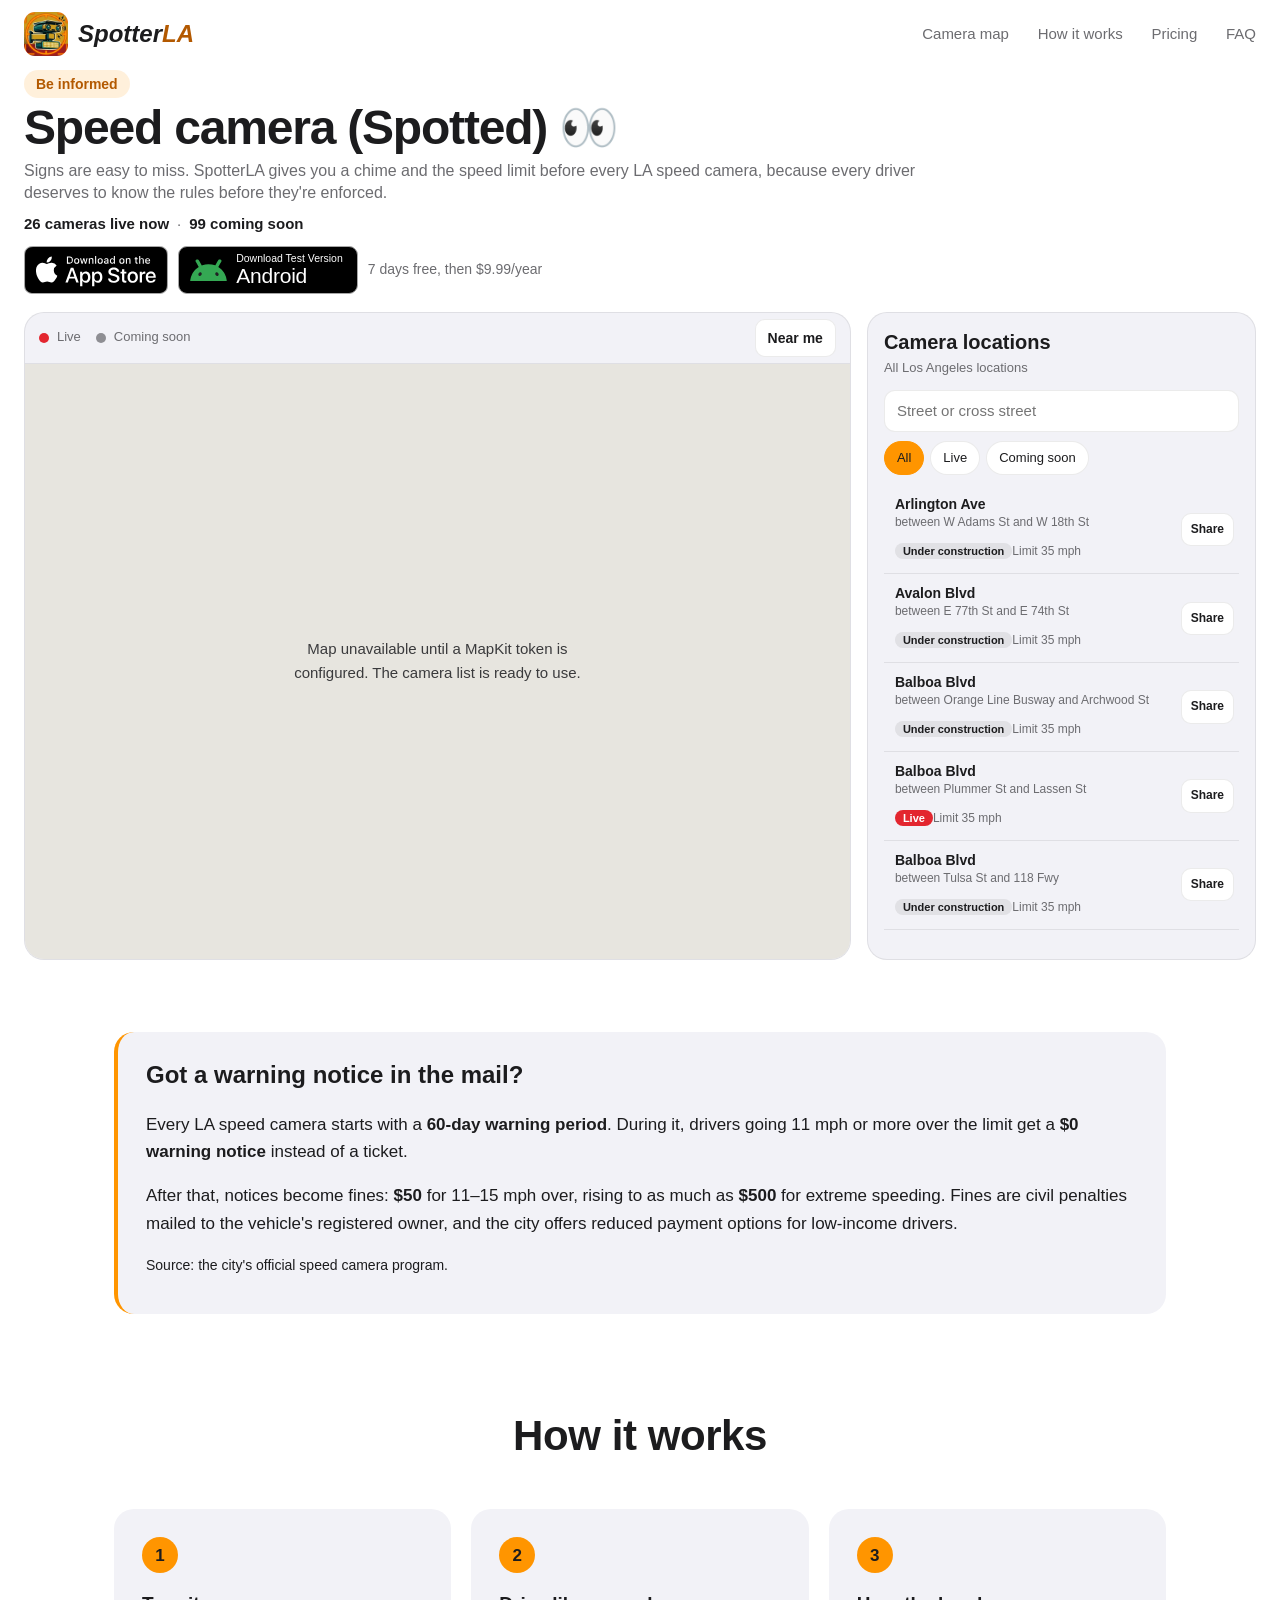
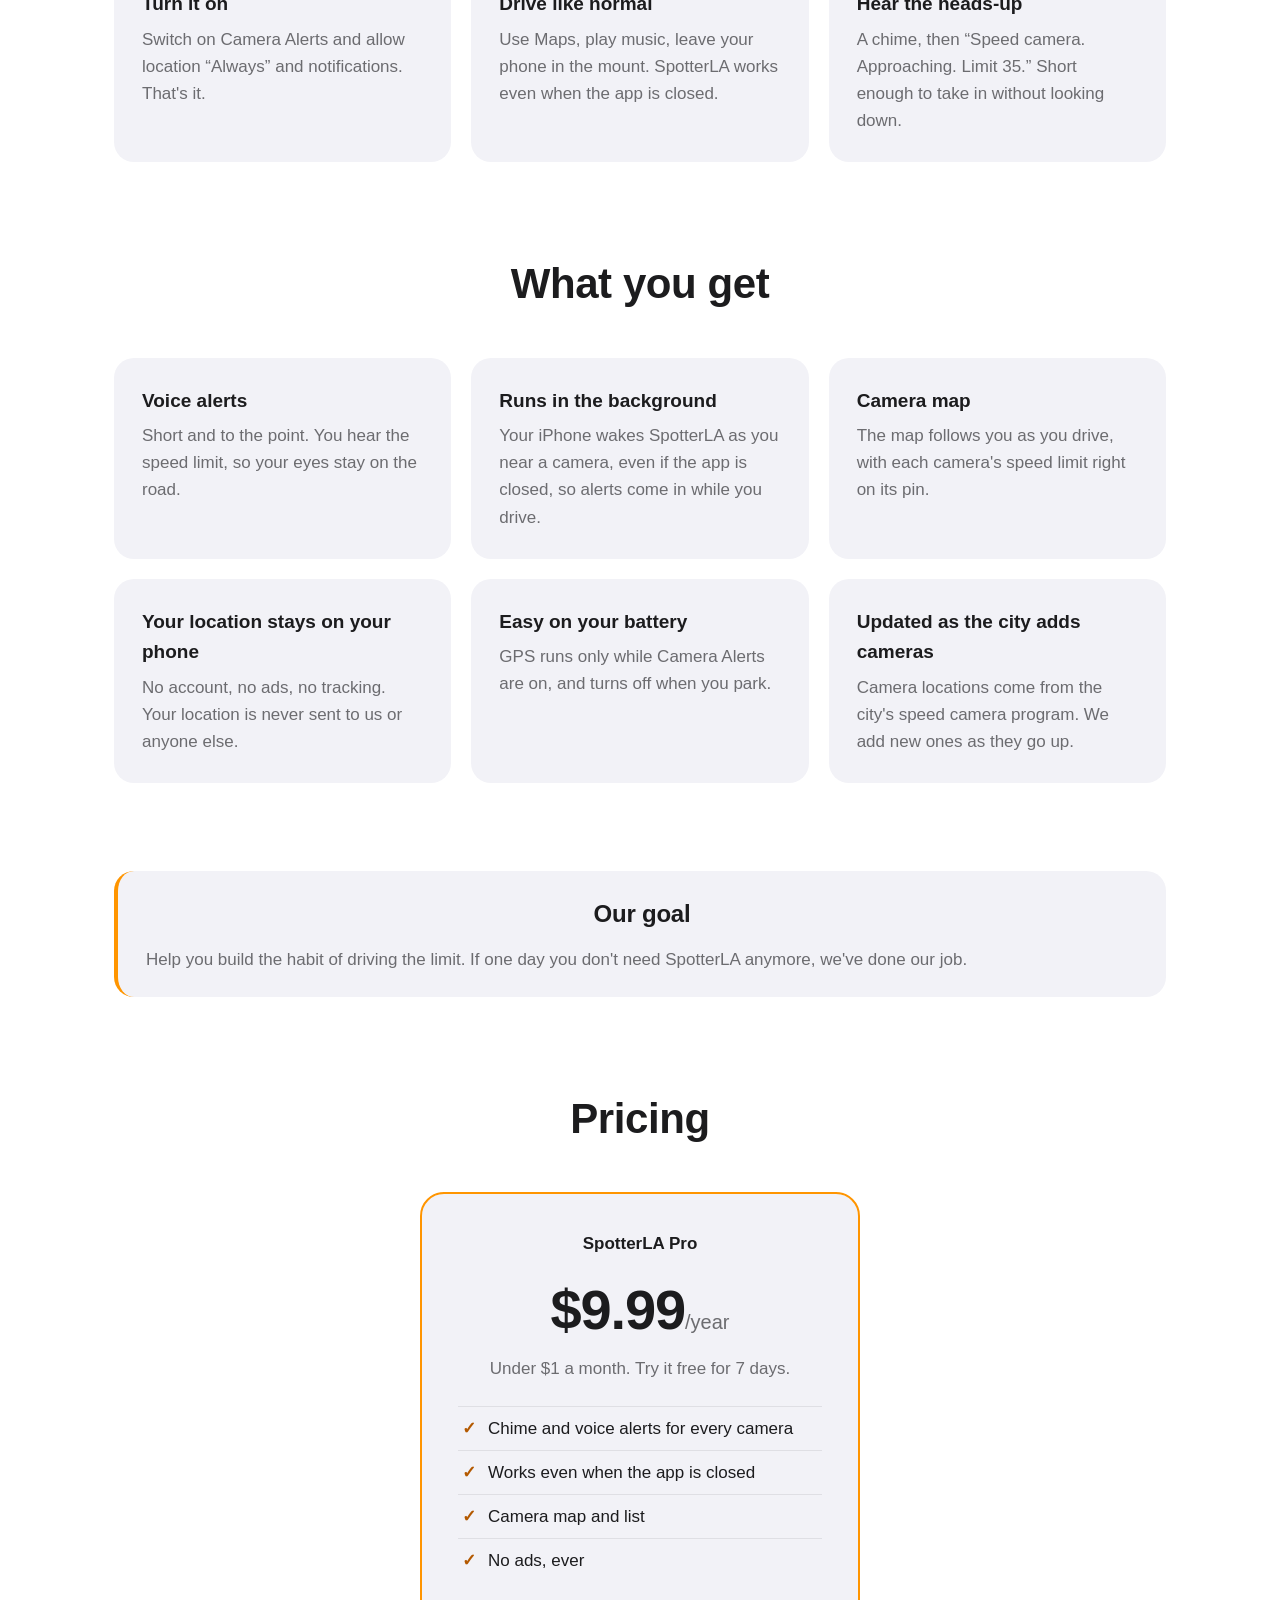
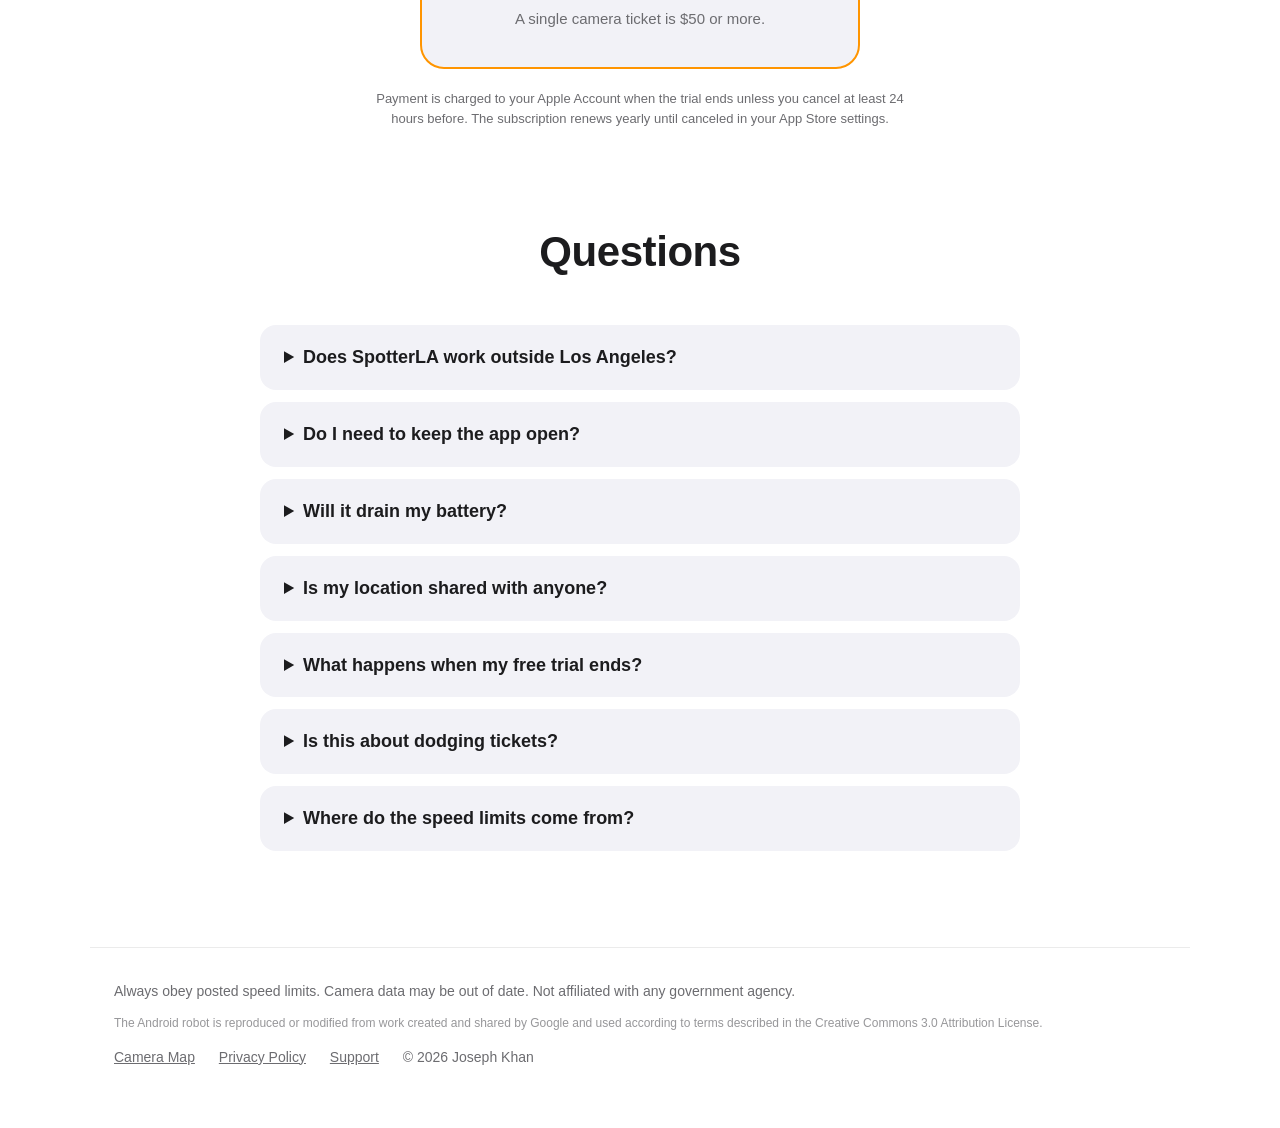
<file: cameras/index.html>
<!DOCTYPE html>
<html lang="en">
<head>
    <meta charset="utf-8">
    <meta name="viewport" content="width=device-width, initial-scale=1">
    <title>Camera map · SpotterLA</title>
    <meta name="description" content="See Los Angeles speed camera locations on the SpotterLA homepage map.">
    <meta property="og:url" content="https://spotterla.com/">
    <link rel="canonical" href="https://spotterla.com/">
    <meta http-equiv="refresh" content="0;url=/#camera-map">
    <link rel="stylesheet" href="/style.css">
</head>
<body>
<main>
    <header><a href="/">SpotterLA</a></header>
    <h1>The camera map has moved</h1>
    <p><a href="/#camera-map">Open the SpotterLA camera map</a>.</p>
    <footer>
        <p>Always obey posted speed limits and don't handle your phone while driving. Camera locations and speed limits come from public city data and may be incomplete or out of date, so always follow posted signs. SpotterLA is an independent app and isn't affiliated with any government agency.</p>
        <p>© 2026 Joseph Khan</p>
    </footer>
</main>
</body>
</html>
</file>
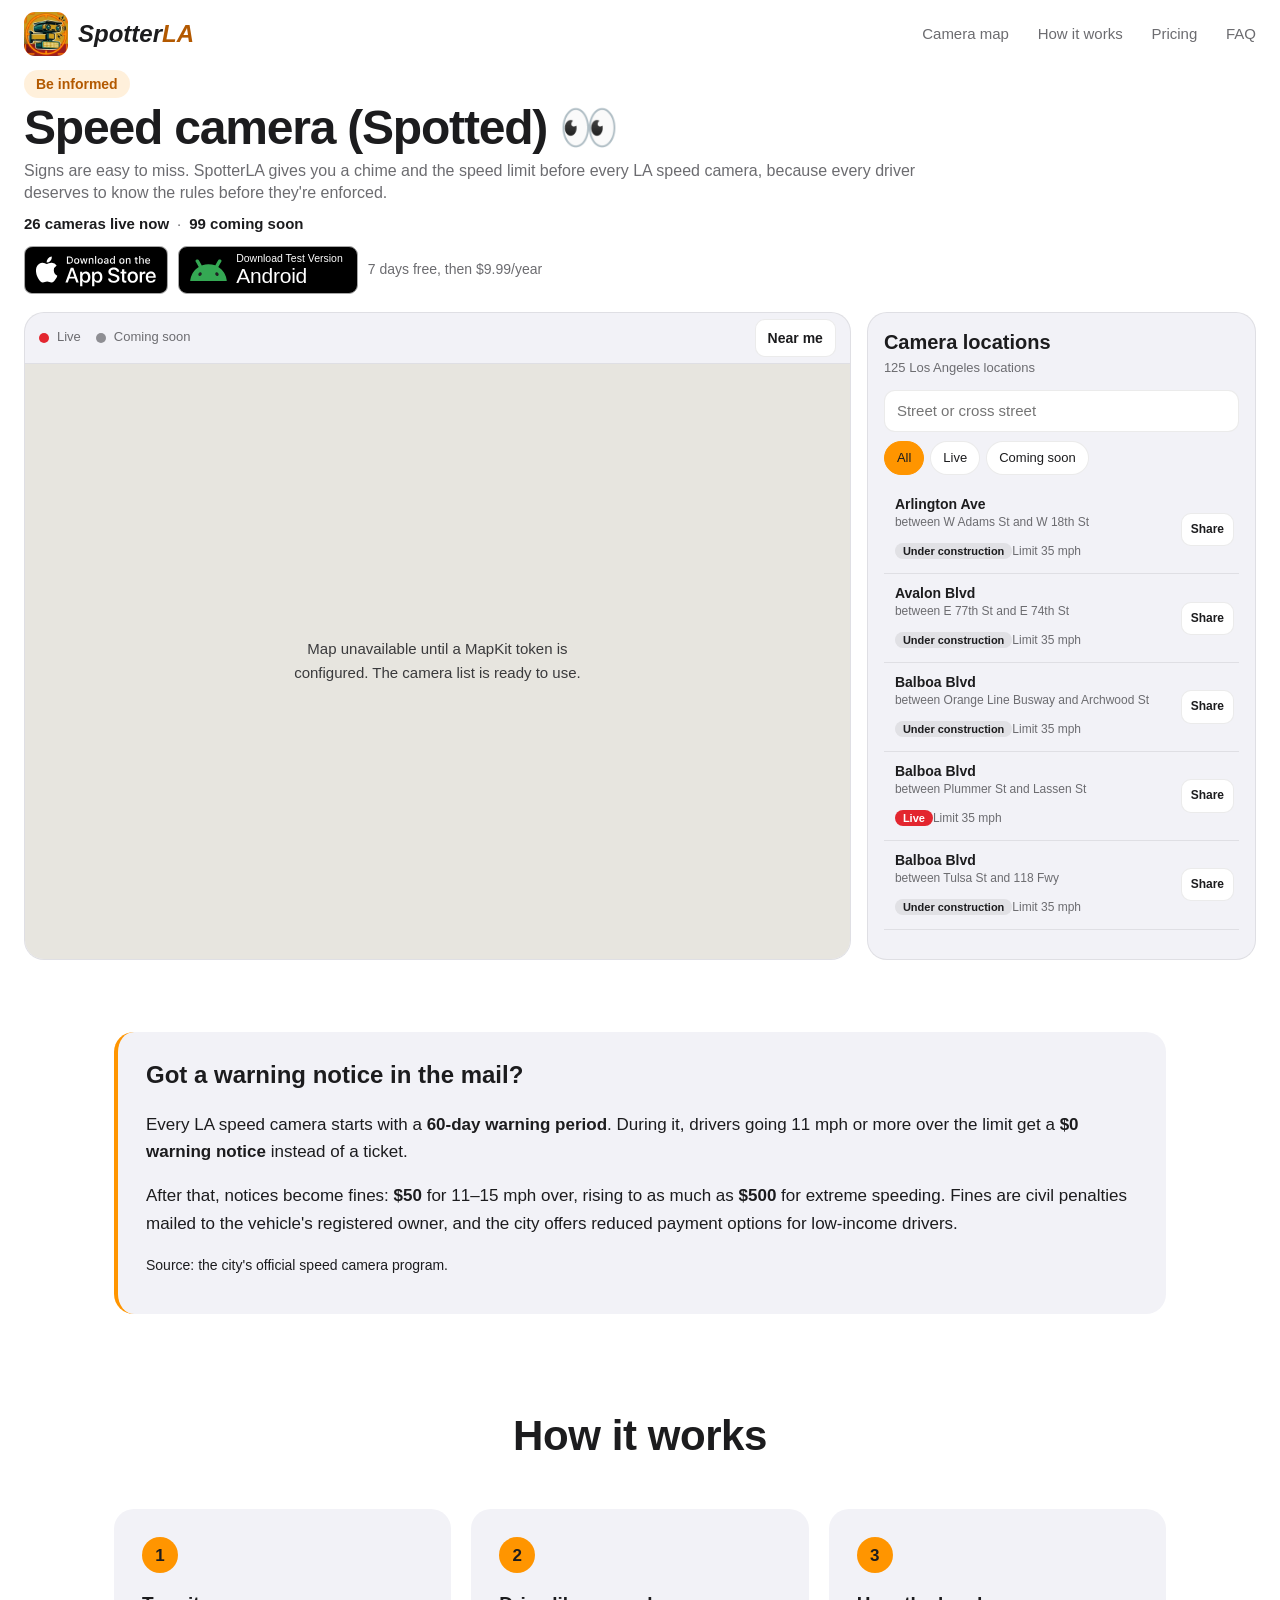
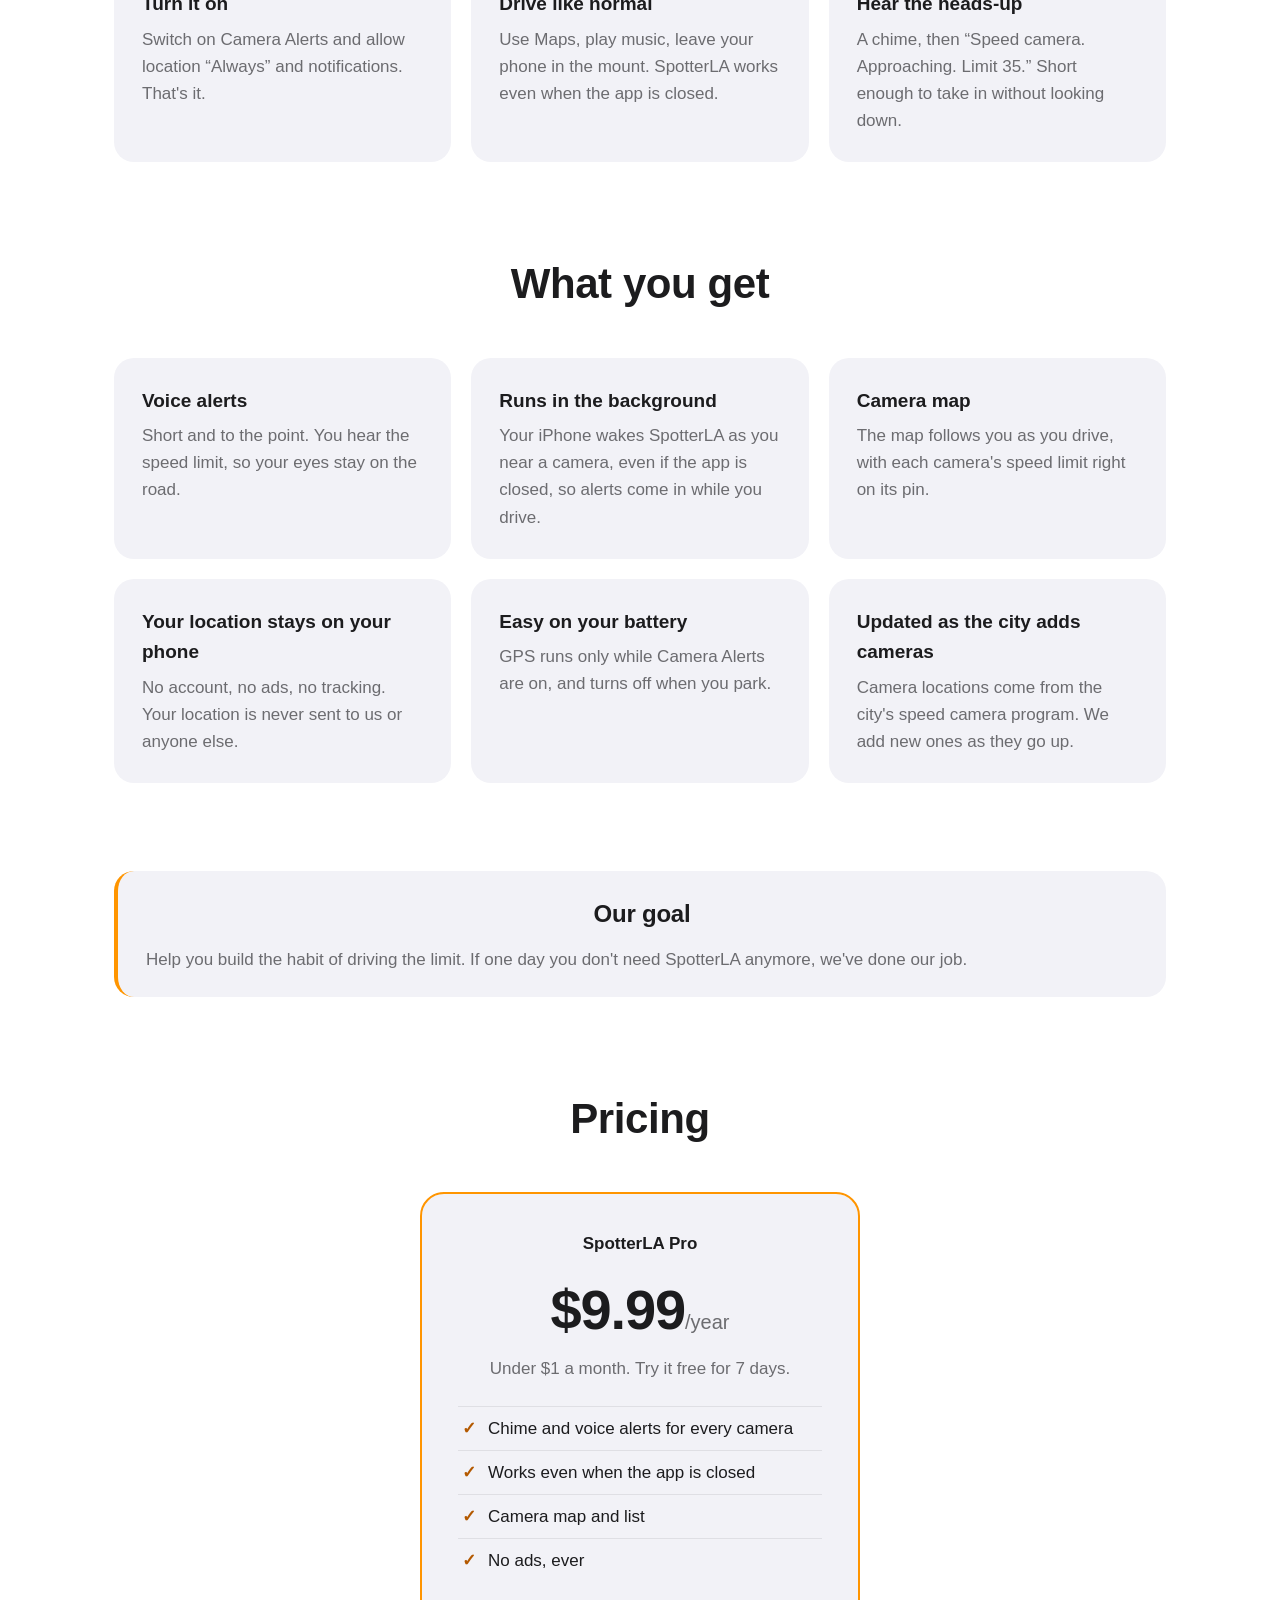
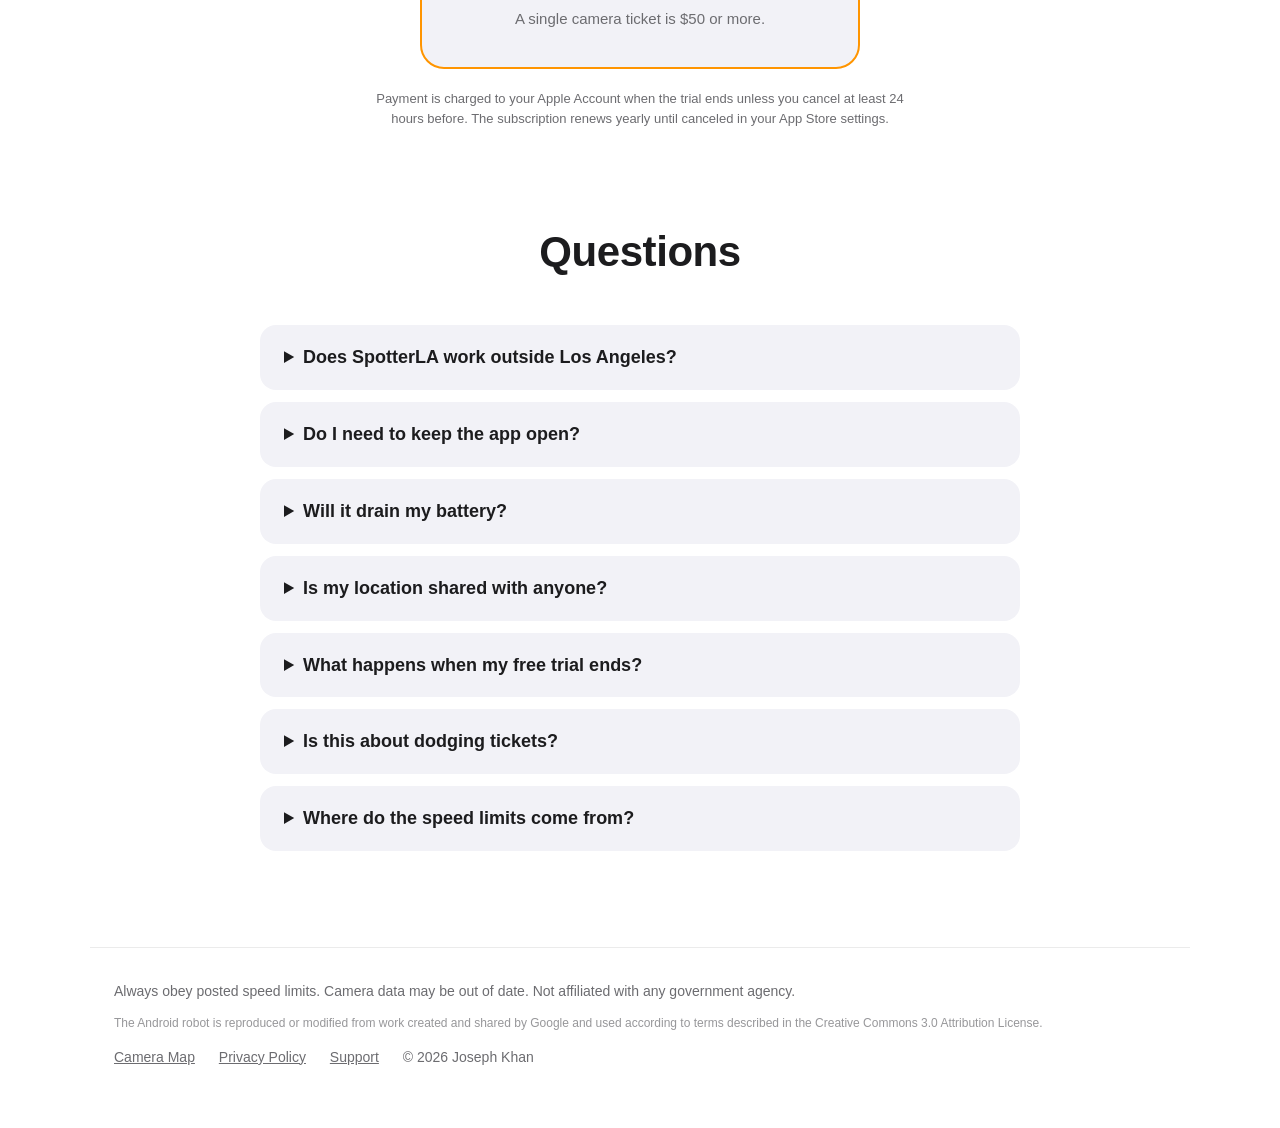
<file: cameras.html>
<!DOCTYPE html>
<html lang="en">
<head>
    <meta charset="utf-8">
    <meta name="viewport" content="width=device-width, initial-scale=1">
    <title>Camera map · SpotterLA</title>
    <meta name="description" content="See Los Angeles speed camera locations on the SpotterLA homepage map.">
    <meta property="og:url" content="https://spotterla.com/">
    <link rel="canonical" href="https://spotterla.com/">
    <meta http-equiv="refresh" content="0;url=/#camera-map">
    <link rel="stylesheet" href="/style.css?v=3">
</head>
<body>
<main>
    <header><a href="/">SpotterLA</a></header>
    <h1>The camera map has moved</h1>
    <p><a href="/#camera-map">Open the SpotterLA camera map</a>.</p>
    <footer>
        <p>Always obey posted speed limits. Camera data may be out of date. Not affiliated with any government agency.</p>
        <p>© 2026 Joseph Khan</p>
    </footer>
</main>
</body>
</html>
</file>
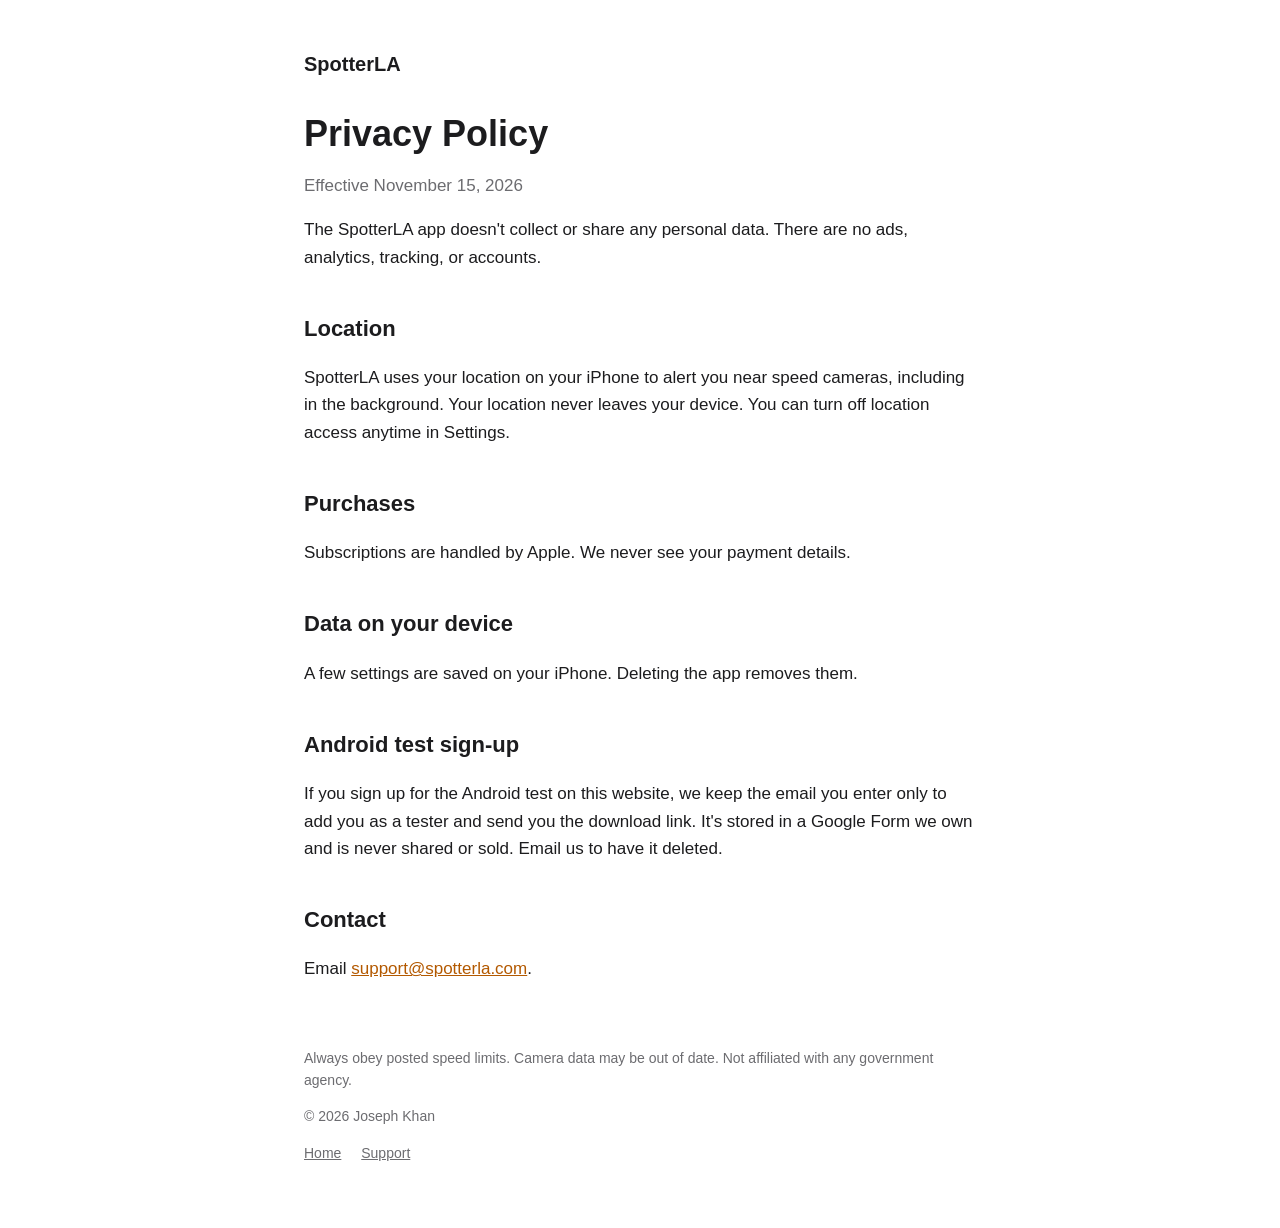
<file: privacy.html>
<!DOCTYPE html>
<html lang="en">
<head>
    <meta charset="utf-8">
    <meta name="viewport" content="width=device-width, initial-scale=1">
    <title>Privacy Policy · SpotterLA</title>
    <link rel="icon" type="image/png" href="/favicon.png">
    <link rel="apple-touch-icon" href="/apple-touch-icon.png">
    <link rel="stylesheet" href="/style.css?v=3">
</head>
<body>
<main>
    <header><a href="/">SpotterLA</a></header>

    <h1>Privacy Policy</h1>
    <p class="muted">Effective November 15, 2026</p>

    <p>The SpotterLA app doesn't collect or share any personal data. There are no ads, analytics, tracking, or accounts.</p>

    <h2>Location</h2>
    <p>SpotterLA uses your location on your iPhone to alert you near speed cameras, including in the background. Your location never leaves your device. You can turn off location access anytime in Settings.</p>

    <h2>Purchases</h2>
    <p>Subscriptions are handled by Apple. We never see your payment details.</p>

    <h2>Data on your device</h2>
    <p>A few settings are saved on your iPhone. Deleting the app removes them.</p>

    <h2>Android test sign-up</h2>
    <p>If you sign up for the Android test on this website, we keep the email you enter only to add you as a tester and send you the download link. It's stored in a Google Form we own and is never shared or sold. Email us to have it deleted.</p>

    <h2>Contact</h2>
    <p>Email <a href="mailto:support@spotterla.com">support@spotterla.com</a>.</p>

    <footer>
        <p>Always obey posted speed limits. Camera data may be out of date. Not affiliated with any government agency.</p>
        <p>© 2026 Joseph Khan</p>
        <a href="/">Home</a>
        <a href="/support">Support</a>
    </footer>
</main>
</body>
</html>
</file>
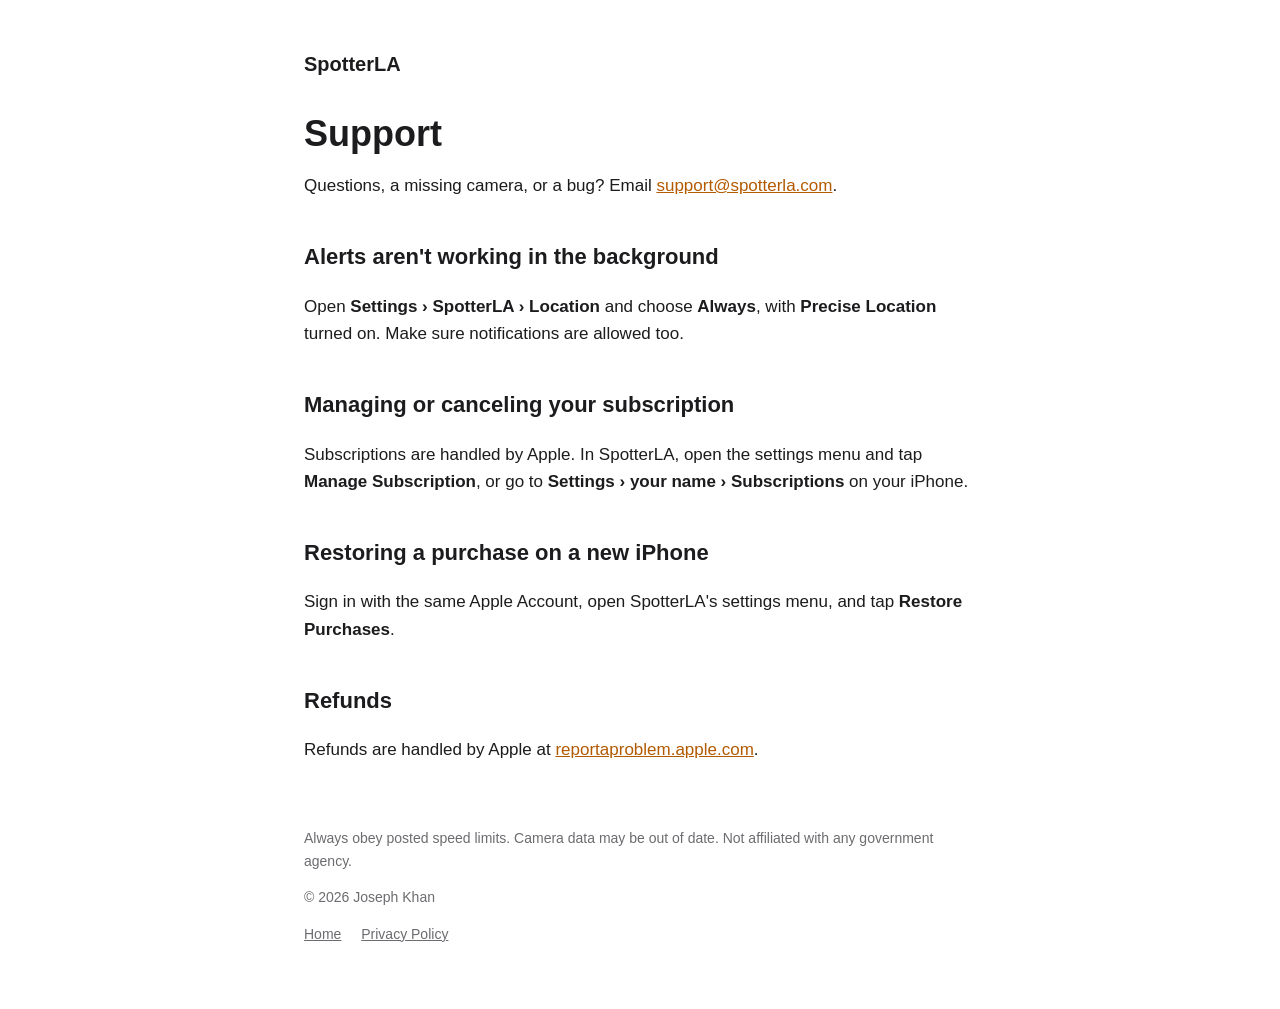
<file: support.html>
<!DOCTYPE html>
<html lang="en">
<head>
    <meta charset="utf-8">
    <meta name="viewport" content="width=device-width, initial-scale=1">
    <title>Support · SpotterLA</title>
    <link rel="icon" type="image/png" href="/favicon.png">
    <link rel="apple-touch-icon" href="/apple-touch-icon.png">
    <link rel="stylesheet" href="/style.css?v=3">
</head>
<body>
<main>
    <header><a href="/">SpotterLA</a></header>

    <h1>Support</h1>
    <p>Questions, a missing camera, or a bug? Email <a href="mailto:support@spotterla.com">support@spotterla.com</a>.</p>

    <h2>Alerts aren't working in the background</h2>
    <p>Open <strong>Settings › SpotterLA › Location</strong> and choose <strong>Always</strong>, with <strong>Precise Location</strong> turned on. Make sure notifications are allowed too.</p>

    <h2>Managing or canceling your subscription</h2>
    <p>Subscriptions are handled by Apple. In SpotterLA, open the settings menu and tap <strong>Manage Subscription</strong>, or go to <strong>Settings › your name › Subscriptions</strong> on your iPhone.</p>

    <h2>Restoring a purchase on a new iPhone</h2>
    <p>Sign in with the same Apple Account, open SpotterLA's settings menu, and tap <strong>Restore Purchases</strong>.</p>

    <h2>Refunds</h2>
    <p>Refunds are handled by Apple at <a href="https://reportaproblem.apple.com">reportaproblem.apple.com</a>.</p>

    <footer>
        <p>Always obey posted speed limits. Camera data may be out of date. Not affiliated with any government agency.</p>
        <p>© 2026 Joseph Khan</p>
        <a href="/">Home</a>
        <a href="/privacy">Privacy Policy</a>
    </footer>
</main>
</body>
</html>
</file>
<file: style.css>
:root {
    color-scheme: light dark;
    /* Apple's system orange, matching the app. Orange is too light for text on white,
       so text uses the darker --accent-text. */
    --accent: #ff9500;
    --accent-dark: #e08300;
    --accent-text: #b35900;
    --on-accent: #fff;
    --text: #1c1c1e;
    --muted: #6c6c70;
    --bg: #ffffff;
    --card: #f2f2f7;
    --border: rgba(0, 0, 0, 0.08);
}

@media (prefers-color-scheme: dark) {
    :root {
        --text: #f2f2f7;
        --muted: #a1a1a6;
        --bg: #0b0b0d;
        --card: #1c1c1e;
        --border: rgba(255, 255, 255, 0.1);
        --accent: #ff9f0a;
        --accent-text: #ff9f0a;
    }
}

* { box-sizing: border-box; }

html { scroll-behavior: smooth; }

body {
    margin: 0;
    font: 17px/1.6 -apple-system, BlinkMacSystemFont, "SF Pro Text", "Helvetica Neue", Arial, sans-serif;
    color: var(--text);
    background: var(--bg);
    -webkit-font-smoothing: antialiased;
}

a { color: var(--accent-text); }
.muted { color: var(--muted); }

/* ---------- Simple pages (privacy, support) ---------- */

main {
    max-width: 720px;
    margin: 0 auto;
    padding: 48px 24px 64px;
}

main header a {
    color: var(--text);
    text-decoration: none;
    font-weight: 700;
    font-size: 20px;
}

main h1 { font-size: 36px; line-height: 1.2; margin: 32px 0 8px; }
main h2 { font-size: 22px; margin-top: 40px; }

.card {
    background: var(--card);
    border-radius: 16px;
    padding: 20px 24px;
    margin: 24px 0;
}

main footer {
    margin-top: 64px;
    font-size: 14px;
    color: var(--muted);
}

main footer a { color: var(--muted); margin-right: 16px; }

/* ---------- Landing page ---------- */

.nav {
    display: flex;
    align-items: center;
    justify-content: space-between;
    max-width: 1100px;
    margin: 0 auto;
    padding: 20px 24px;
}

.brand {
    display: flex;
    align-items: center;
    gap: 10px;
    color: var(--text);
    font-weight: 700;
    font-size: 24px;
    font-style: italic;
    text-decoration: none;
}

/* "LA" in the app's orange, like the app's own title. */
.brand-la { color: var(--accent-text); }

.brand img { border-radius: 11px; }

.nav-links a {
    color: var(--muted);
    text-decoration: none;
    margin-left: 24px;
    font-size: 15px;
}

.nav-links a:hover { color: var(--text); }

.hero {
    display: grid;
    grid-template-columns: 1.2fr 1fr;
    gap: 48px;
    align-items: center;
    max-width: 1100px;
    margin: 0 auto;
    padding: 48px 24px 72px;
}

.eyebrow {
    display: inline-block;
    margin: 0 0 16px;
    padding: 4px 12px;
    border-radius: 999px;
    background: rgba(255, 149, 0, 0.14);
    color: var(--accent-text);
    font-size: 14px;
    font-weight: 600;
}

.hero h1 {
    font-size: clamp(40px, 6vw, 64px);
    line-height: 1.05;
    letter-spacing: -0.02em;
    margin: 0 0 20px;
}

.lead {
    font-size: 20px;
    color: var(--muted);
    margin: 0 0 32px;
    max-width: 34em;
}

.cta-row {
    display: flex;
    align-items: center;
    flex-wrap: wrap;
    gap: 16px;
}

.store-button {
    display: inline-flex;
    align-items: center;
    gap: 10px;
    padding: 10px 20px;
    border-radius: 12px;
    background: var(--text);
    color: var(--bg);
    font-size: 20px;
    font-weight: 600;
    line-height: 1.1;
    cursor: default;
}

.store-button small {
    display: block;
    font-size: 11px;
    font-weight: 500;
    opacity: 0.8;
}

.cta-note { margin: 0; color: var(--muted); font-size: 15px; }

/* Phone mockup with a lock-screen notification */

.phone {
    justify-self: center;
    width: 300px;
    padding: 12px;
    border-radius: 48px;
    background: #1c1c1e;
    box-shadow: 0 30px 80px rgba(0, 0, 0, 0.35), inset 0 0 0 2px #3a3a3c;
}

.phone-screen {
    height: 560px;
    border-radius: 38px;
    padding: 56px 14px 20px;
    background:
        radial-gradient(circle at 30% 20%, rgba(255, 149, 0, 0.5), transparent 55%),
        radial-gradient(circle at 80% 90%, rgba(80, 80, 200, 0.45), transparent 50%),
        #101014;
    color: #fff;
    text-align: center;
}

.phone-time {
    margin: 0;
    font-size: 72px;
    font-weight: 600;
    line-height: 1;
    letter-spacing: -0.02em;
}

.phone-date { margin: 4px 0 40px; font-size: 16px; opacity: 0.85; }

.notification {
    display: flex;
    gap: 10px;
    padding: 12px;
    border-radius: 20px;
    background: rgba(255, 255, 255, 0.18);
    backdrop-filter: blur(20px);
    -webkit-backdrop-filter: blur(20px);
    text-align: left;
    animation: drop-in 0.8s ease-out 0.4s both;
}

.notification img { border-radius: 8px; flex-shrink: 0; }
.notification p { margin: 0; font-size: 13px; line-height: 1.35; }
.notification-title { font-weight: 600; display: flex; justify-content: space-between; }
.notification-title span { font-weight: 400; opacity: 0.7; }

.voice-bubble {
    display: flex;
    align-items: center;
    gap: 10px;
    margin-top: 16px;
    padding: 10px 14px;
    border-radius: 999px;
    background: rgba(0, 0, 0, 0.45);
    font-size: 13px;
    text-align: left;
    animation: drop-in 0.8s ease-out 1.2s both;
}

.wave { display: inline-flex; gap: 3px; align-items: center; height: 16px; }

.wave i {
    width: 3px;
    height: 100%;
    border-radius: 2px;
    background: var(--accent);
    animation: wave 1s ease-in-out infinite;
}

.wave i:nth-child(2) { animation-delay: 0.15s; }
.wave i:nth-child(3) { animation-delay: 0.3s; }
.wave i:nth-child(4) { animation-delay: 0.45s; }

@keyframes wave {
    0%, 100% { transform: scaleY(0.3); }
    50% { transform: scaleY(1); }
}

@keyframes drop-in {
    from { opacity: 0; transform: translateY(-12px); }
    to { opacity: 1; transform: none; }
}

@media (prefers-reduced-motion: reduce) {
    .notification, .voice-bubble, .wave i { animation: none; }
    html { scroll-behavior: auto; }
}

/* Stats strip */

.stats {
    display: grid;
    grid-template-columns: repeat(3, 1fr);
    max-width: 1100px;
    margin: 0 auto;
    padding: 0 24px;
    gap: 16px;
}

.stats div {
    padding: 24px;
    border-radius: 20px;
    background: var(--card);
    text-align: center;
}

.stats strong { display: block; font-size: 36px; color: var(--accent-text); line-height: 1.2; }
.stats span { color: var(--muted); font-size: 15px; }

/* Sections */

.section {
    max-width: 1100px;
    margin: 0 auto;
    padding: 88px 24px 0;
}

.section h2 {
    font-size: clamp(30px, 4vw, 42px);
    letter-spacing: -0.01em;
    text-align: center;
    margin: 0 0 40px;
}

.section h3 { margin: 0 0 6px; font-size: 19px; }
.section p { margin: 0; color: var(--muted); }

.steps, .features {
    display: grid;
    grid-template-columns: repeat(3, 1fr);
    gap: 20px;
}

.step, .feature {
    padding: 28px;
    border-radius: 20px;
    background: var(--card);
}

.step-number {
    display: inline-grid;
    place-items: center;
    width: 36px;
    height: 36px;
    margin-bottom: 16px;
    border-radius: 50%;
    background: var(--accent);
    color: var(--on-accent);
    font-weight: 700;
}

/* Pricing */

.price-card {
    max-width: 440px;
    margin: 0 auto;
    padding: 36px;
    border-radius: 24px;
    background: var(--card);
    border: 2px solid var(--accent);
    text-align: center;
}

.pricing .price-label { font-weight: 600; color: var(--text); }
.pricing .price { margin: 8px 0 0; font-size: 20px; }
.price strong { font-size: 56px; color: var(--text); letter-spacing: -0.02em; }
.price-sub { margin-bottom: 24px !important; }

.price-card ul {
    list-style: none;
    padding: 0;
    margin: 0 0 24px;
    text-align: left;
}

.price-card li { padding: 8px 0 8px 30px; position: relative; border-top: 1px solid var(--border); }
.price-card li::before { content: "✓"; position: absolute; left: 4px; color: var(--accent-text); font-weight: 700; }

.price-compare { font-size: 15px; }

.fine-print {
    max-width: 560px;
    margin: 20px auto 0 !important;
    font-size: 13px;
    text-align: center;
}

/* FAQ */

.faq details {
    max-width: 760px;
    margin: 0 auto 12px;
    padding: 18px 24px;
    border-radius: 16px;
    background: var(--card);
}

.faq summary { cursor: pointer; font-weight: 600; font-size: 18px; }
.faq details p { margin-top: 12px; }

/* Footer */

.site-footer {
    max-width: 1100px;
    margin: 96px auto 0;
    padding: 32px 24px 48px;
    border-top: 1px solid var(--border);
    font-size: 14px;
    color: var(--muted);
}

.site-footer p { margin: 0 0 12px; }
.site-footer a, .site-footer span { color: var(--muted); margin-right: 20px; }

/* Small screens */

@media (max-width: 820px) {
    .hero { grid-template-columns: 1fr; padding-top: 24px; text-align: center; }
    .lead { margin-left: auto; margin-right: auto; }
    .cta-row { justify-content: center; }
    .nav-links { display: none; }
    .stats, .steps, .features { grid-template-columns: 1fr; }
    .section { padding-top: 64px; }
}

/* ---------- Camera map page ---------- */

.camera-page { padding-top: 32px; }

.camera-page h1 {
    font-size: clamp(34px, 5vw, 52px);
    line-height: 1.1;
    letter-spacing: -0.02em;
    margin: 0 0 12px;
}

.camera-page h2 { text-align: left; font-size: 24px; margin: 0 0 12px; }
.camera-page .lead { font-size: 18px; margin-bottom: 28px; }

.info-card, .cta-card {
    padding: 24px 28px;
    border-radius: 20px;
    background: var(--card);
    margin-bottom: 28px;
}

.info-card { border-left: 4px solid var(--accent); }
.info-card p + p, .cta-card p + p { margin-top: 10px; }
.info-card strong { color: var(--text); }
.info-card .source { font-size: 14px; }

.camera-map {
    height: 460px;
    border-radius: 20px;
    overflow: hidden;
    border: 1px solid var(--border);
    z-index: 0;
}

.map-legend {
    display: flex;
    flex-wrap: wrap;
    align-items: center;
    gap: 6px 10px;
    margin: 12px 0 32px !important;
    font-size: 14px;
}

.dot { display: inline-block; width: 12px; height: 12px; border-radius: 50%; margin-left: 8px; }
.dot:first-child { margin-left: 0; }
.dot.live, .badge.live { background: #e3262f; }
.dot.construction { background: #f2a33a; }
.dot.planned { background: #8e8e93; }

.filters {
    display: flex;
    flex-wrap: wrap;
    gap: 12px;
    align-items: center;
    margin-bottom: 16px;
}

.filters input {
    flex: 1 1 260px;
    padding: 12px 16px;
    border-radius: 12px;
    border: 1px solid var(--border);
    background: var(--card);
    color: var(--text);
    font: inherit;
}

.chips { display: flex; gap: 8px; flex-wrap: wrap; }

.chip {
    padding: 8px 14px;
    border-radius: 999px;
    border: 1px solid var(--border);
    background: transparent;
    color: var(--text);
    font: inherit;
    font-size: 15px;
    cursor: pointer;
}

.chip.active { background: var(--accent); border-color: var(--accent); color: var(--on-accent); }

.camera-list { list-style: none; padding: 0; margin: 0 0 40px; }

.camera {
    display: grid;
    grid-template-columns: 1fr auto auto;
    gap: 6px 16px;
    align-items: center;
    padding: 14px 4px;
    border-bottom: 1px solid var(--border);
}

.camera[hidden] { display: none; }
.camera strong { display: block; color: var(--text); }
.camera div span { color: var(--muted); font-size: 15px; }

.badge {
    padding: 3px 10px;
    border-radius: 999px;
    font-size: 13px;
    font-weight: 600;
    white-space: nowrap;
    color: #fff;
}

.badge.construction { background: rgba(242, 163, 58, 0.18); color: #c77a12; }
.badge.planned { background: rgba(142, 142, 147, 0.18); color: var(--muted); }

.camera-links { display: flex; gap: 12px; font-size: 14px; white-space: nowrap; }

.button {
    display: inline-block;
    padding: 12px 22px;
    border-radius: 12px;
    background: var(--accent);
    color: var(--on-accent);
    font-weight: 600;
    text-decoration: none;
}

.button:hover { background: var(--accent-dark); }

@media (max-width: 820px) {
    .camera { grid-template-columns: 1fr auto; }
    .camera-links { grid-column: 1 / -1; }
    .camera-map { height: 360px; }
}
.map-link { margin: 20px 0 0; font-size: 16px; }

/* ---------- Homepage map and camera list ---------- */

.landing main {
    max-width: none;
    margin: 0;
    padding: 0;
}

/* Logo, heading and map share one width, so their left edges line up on wide screens. */
.landing .nav { max-width: 1440px; padding-top: 12px; padding-bottom: 12px; }
.site-hero {
    max-width: 1440px;
    margin: 0 auto;
    padding: 2px 24px 18px;
}

.hero-copy { max-width: 1120px; }
.hero-copy .eyebrow { margin-bottom: 6px; padding-top: 3px; padding-bottom: 3px; }
.hero-copy h1 {
    margin: 0 0 8px;
    font-size: clamp(36px, 4vw, 48px);
    line-height: 1;
    letter-spacing: -0.025em;
}
.hero-copy .lead {
    max-width: 105ch;
    margin: 0 0 8px;
    font-size: 16px;
    line-height: 1.35;
}

.camera-count {
    display: flex;
    gap: 8px;
    align-items: center;
    margin: 0 0 10px;
    color: var(--muted);
    font-size: 15px;
}
.camera-count strong { color: var(--text); font-weight: 600; }

.site-hero .cta-row { gap: 10px; }
.store-button {
    min-height: 48px;
    padding: 7px 16px;
    border: 0;
    border-radius: 12px;
    background: #1c1c1e;
    color: #fff;
    text-align: left;
    font: inherit;
    font-size: 16px;
    line-height: 1.1;
    opacity: 0.78;
}
.store-button small { font-size: 11px; }
.store-button.play-store { background: #343437; }
/* Apple's official App Store badge, shown unchanged as Apple's rules require (no effects). */
.store-badge { display: inline-flex; }
.store-badge img { display: block; height: 48px; width: auto; }

/* Android test sign-up: opens an email to support. */
/* Styled like Apple's badge next to it: black, thin grey border, small line over a big name. */
a.store-button.play-store {
    gap: 9px;
    min-height: 48px;
    padding: 5px 14px 5px 11px;
    border: 1px solid #a6a6a6;
    border-radius: 9px;
    background: #000;
    color: #fff;
    opacity: 1;
    cursor: pointer;
    text-decoration: none;
    font-size: 21px;
    font-weight: 500;
    letter-spacing: -0.01em;
    line-height: 1;
}
a.store-button.play-store small { margin-bottom: 1px; font-size: 10.5px; font-weight: 400; letter-spacing: 0; opacity: 1; }
.android-head { display: block; height: 22px; width: auto; }
.site-footer .credit { font-size: 12px; opacity: 0.7; }

/* Android test popup */
.test-dialog {
    width: min(380px, calc(100% - 32px));
    padding: 24px;
    border: 1px solid var(--border);
    border-radius: 18px;
    background: var(--card);
    color: var(--text);
    box-shadow: 0 20px 50px rgba(0, 0, 0, 0.45);
}
.test-dialog::backdrop { background: rgba(0, 0, 0, 0.55); }
.test-dialog form { display: grid; gap: 12px; position: relative; }
.test-dialog h2 { margin: 0 28px 0 0; font-size: 22px; }
.test-dialog label { color: var(--muted); font-size: 15px; }
.test-dialog input {
    min-height: 48px;
    padding: 0 14px;
    border: 1px solid var(--border);
    border-radius: 12px;
    background: var(--bg);
    color: var(--text);
    font: inherit;
    font-size: 17px;
}
.test-dialog input:focus { outline: 2px solid var(--accent); outline-offset: 1px; }
.test-dialog-send {
    min-height: 48px;
    border: 0;
    border-radius: 12px;
    background: var(--accent);
    color: #000;
    font: inherit;
    font-size: 17px;
    font-weight: 600;
    cursor: pointer;
}
.test-dialog p { margin: 0; color: var(--muted); font-size: 14px; text-align: center; }
.test-dialog p a { color: var(--accent-text); }
.test-dialog .test-dialog-thanks { color: var(--text); font-size: 17px; font-weight: 600; }
.test-dialog .test-dialog-error { color: #ff453a; }
.test-dialog-send:disabled { opacity: 0.6; cursor: default; }
.test-dialog-close {
    position: absolute;
    top: -8px;
    right: -8px;
    width: 36px;
    height: 36px;
    border: 0;
    border-radius: 50%;
    background: transparent;
    color: var(--muted);
    font-size: 18px;
    cursor: pointer;
}

.cta-note { font-size: 14px; }

.map-workspace {
    display: grid;
    grid-template-columns: minmax(0, 1.7fr) minmax(340px, 0.8fr);
    gap: 16px;
    width: min(1440px, 100%);
    height: min(72vh, 780px);
    min-height: 560px;
    margin: 0 auto;
    padding: 0 24px;
}

.map-panel, .camera-panel {
    min-width: 0;
    border: 1px solid var(--border);
    border-radius: 20px;
    background: var(--card);
    overflow: hidden;
}

.map-panel { display: flex; flex-direction: column; }
.map-toolbar {
    display: flex;
    align-items: center;
    justify-content: space-between;
    min-height: 48px;
    padding: 6px 14px;
    border-bottom: 1px solid var(--border);
}
.map-toolbar p {
    display: flex;
    align-items: center;
    gap: 7px;
    margin: 0;
    color: var(--muted);
    font-size: 13px;
}
.dot {
    width: 10px;
    height: 10px;
    margin: 0 1px 0 8px;
    background: #8e8e93;
}
.dot.live { background: #e3262f; }
.dot.coming-soon { background: #8e8e93; }
.near-me-button, .share-button {
    padding: 7px 12px;
    border: 1px solid var(--border);
    border-radius: 10px;
    background: var(--bg);
    color: var(--text);
    font: inherit;
    font-size: 14px;
    font-weight: 600;
    cursor: pointer;
}
.near-me-button:hover, .share-button:hover { border-color: var(--accent-text); }

.camera-map {
    position: relative;
    flex: 1;
    min-height: 0;
    height: auto;
    border: 0;
    border-radius: 0;
    background: #e7e5df;
}
.map-message {
    position: absolute;
    inset: 0;
    display: grid;
    place-items: center;
    max-width: 360px;
    margin: auto;
    padding: 24px;
    color: #3a3a3c;
    text-align: center;
    font-size: 15px;
}
.camera-map.map-ready .map-message { display: none; }

.camera-panel {
    display: flex;
    flex-direction: column;
    padding: 16px;
}
.list-heading h2 {
    margin: 0;
    font-size: 20px;
    line-height: 1.3;
}
.list-heading p { margin: 3px 0 12px; color: var(--muted); font-size: 13px; }
.new-locations {
    margin: 0 0 12px;
    padding: 10px 12px;
    border-radius: 12px;
    background: var(--bg);
}
.new-locations[hidden] { display: none; }
.new-locations h3 { margin: 0 0 5px; font-size: 14px; }
.new-locations ul { margin: 0; padding: 0; list-style: none; }
.new-locations li { color: var(--muted); font-size: 13px; }

.camera-controls { flex: 0 0 auto; }
.camera-controls input {
    width: 100%;
    min-height: 42px;
    padding: 8px 12px;
    border: 1px solid var(--border);
    border-radius: 11px;
    outline: none;
    background: var(--bg);
    color: var(--text);
    font: inherit;
    font-size: 15px;
}
.camera-controls input:focus { border-color: var(--accent-text); }
.chips { gap: 6px; margin: 9px 0 10px; }
.chip {
    min-height: 34px;
    padding: 5px 12px;
    border-color: var(--border);
    background: var(--bg);
    color: var(--text);
    font-size: 13px;
}
.chip.active {
    border-color: var(--accent);
    background: var(--accent);
    color: #1c1c1e;
}

.camera-list {
    min-height: 0;
    flex: 1 1 auto;
    margin: 0;
    overflow-y: auto;
    overscroll-behavior: contain;
}
.camera-row {
    display: grid;
    grid-template-columns: minmax(0, 1fr) auto;
    gap: 8px;
    align-items: center;
    padding: 10px 5px;
    border-bottom: 1px solid var(--border);
}
.camera-row[hidden] { display: none; }
.camera-row.selected {
    border-radius: 10px;
    background: color-mix(in srgb, var(--accent) 15%, var(--bg));
    box-shadow: inset 3px 0 var(--accent);
}
.camera-select {
    display: block;
    min-width: 0;
    padding: 0 0 0 6px;
    border: 0;
    background: transparent;
    color: var(--text);
    text-align: left;
    font: inherit;
    cursor: pointer;
}
.camera-select strong, .camera-select > span {
    display: block;
}
.camera-select strong { font-size: 14px; line-height: 1.35; }
.camera-select > span:not(.camera-row-meta) { color: var(--muted); font-size: 12px; line-height: 1.4; }
.camera-row-meta { display: flex; flex-wrap: wrap; gap: 5px; align-items: center; margin-top: 5px; }
.badge {
    padding: 2px 8px;
    border-radius: 999px;
    font-size: 11px;
    line-height: 1.5;
    font-weight: 600;
}
.badge.live { background: #e3262f; color: #fff; }
.badge.construction, .badge.planned {
    background: rgba(142, 142, 147, 0.18);
    color: var(--text);
}
.camera-limit { color: var(--muted); font-size: 12px; }
.share-button { padding: 6px 9px; font-size: 12px; }

.visually-hidden {
    position: absolute;
    width: 1px;
    height: 1px;
    padding: 0;
    margin: -1px;
    overflow: hidden;
    clip: rect(0, 0, 0, 0);
    white-space: nowrap;
    border: 0;
}

button:focus-visible, a:focus-visible, summary:focus-visible, input:focus-visible {
    outline: 3px solid var(--accent-text);
    outline-offset: 3px;
}

.content-sections { max-width: 1100px; margin: 0 auto; padding: 0 24px; }
.notice-card { margin: 72px 0 0; }
.notice-card h2, .goal-card h2 { margin: 0 0 12px; font-size: 24px; }
.notice-card p + p { margin-top: 10px; }
.notice-card .source { font-size: 14px; }
.goal-card { margin: 0; }
.goal-card p { color: var(--muted); }
.content-sections .section { padding-right: 0; padding-left: 0; }
.content-sections .step-number { color: #1c1c1e; }

@media (prefers-color-scheme: dark) {
    .camera-map { background: #252528; }
    .map-message { color: #f2f2f7; }
    .store-button { background: #343437; }
    .store-button.play-store { background: #48484a; }
}

@media (max-width: 820px) {
    .site-hero { min-height: 0; padding: 0 20px 24px; text-align: left; }
    .hero-copy { max-width: 680px; }
    .hero-copy h1 { font-size: clamp(34px, 9vw, 48px); }
    .hero-copy .lead { font-size: 16px; }
    .camera-count { flex-wrap: wrap; font-size: 14px; }
    .site-hero .cta-row { justify-content: flex-start; }
    .map-workspace {
        display: flex;
        flex-direction: column;
        height: auto;
        min-height: 0;
        padding: 0 12px;
    }
    .map-panel { flex: 0 0 auto; height: 54vh; min-height: 380px; }
    .camera-panel { flex: 0 0 auto; height: 54vh; min-height: 380px; padding: 14px; }
    .camera-list { max-height: none; flex: 1 1 0; }
    .notice-card { margin-top: 48px; }
    .content-sections { padding: 0 20px; }
    .content-sections .section { padding-top: 56px; }
}

@media (max-width: 420px) {
    .nav { padding: 14px 16px; }
    .brand { font-size: 18px; }
    .site-hero { padding-right: 16px; padding-left: 16px; }
    .site-hero .cta-row { gap: 8px; }
    .store-button { min-height: 44px; padding: 6px 11px; font-size: 14px; }
    .cta-note { width: 100%; }
    .map-toolbar { padding-right: 10px; padding-left: 10px; }
    .map-toolbar p { gap: 4px; font-size: 12px; }
    .near-me-button { padding: 6px 9px; }
    .content-sections { padding: 0 16px; }
}
</file>
